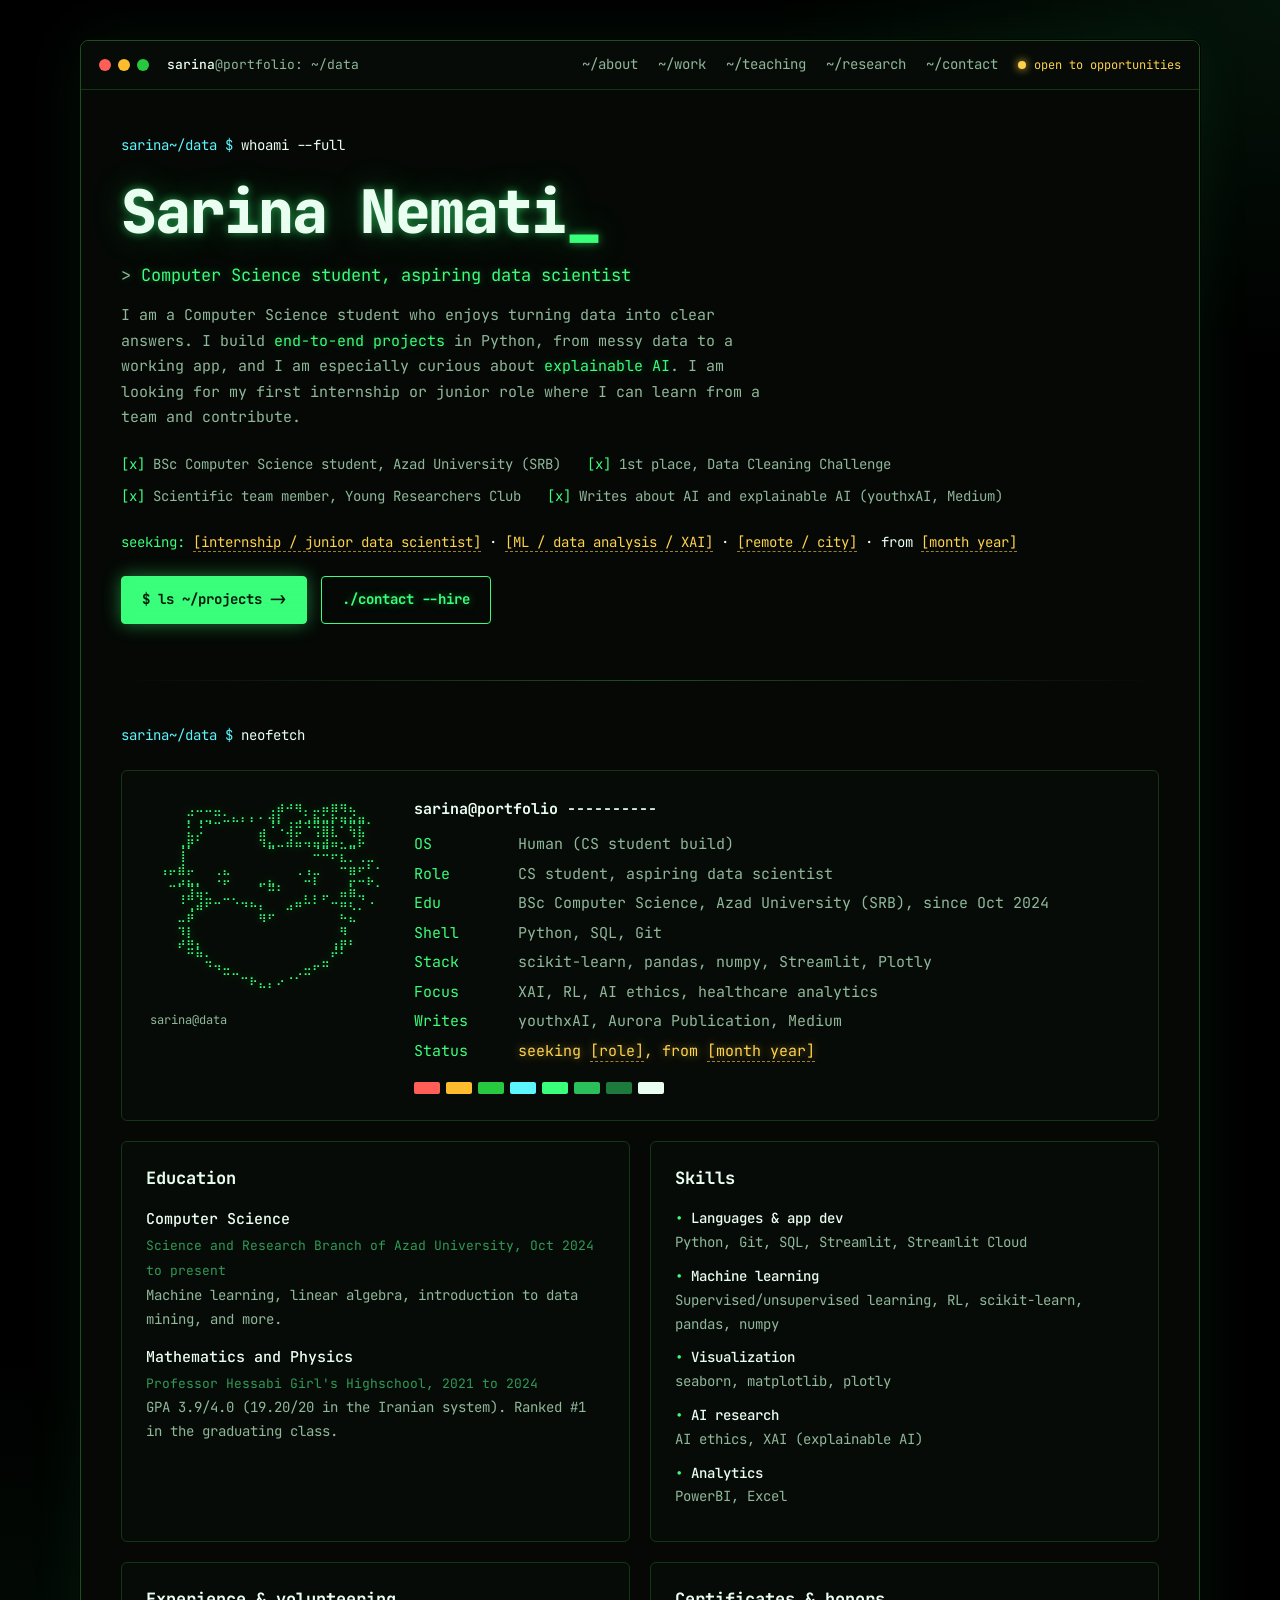
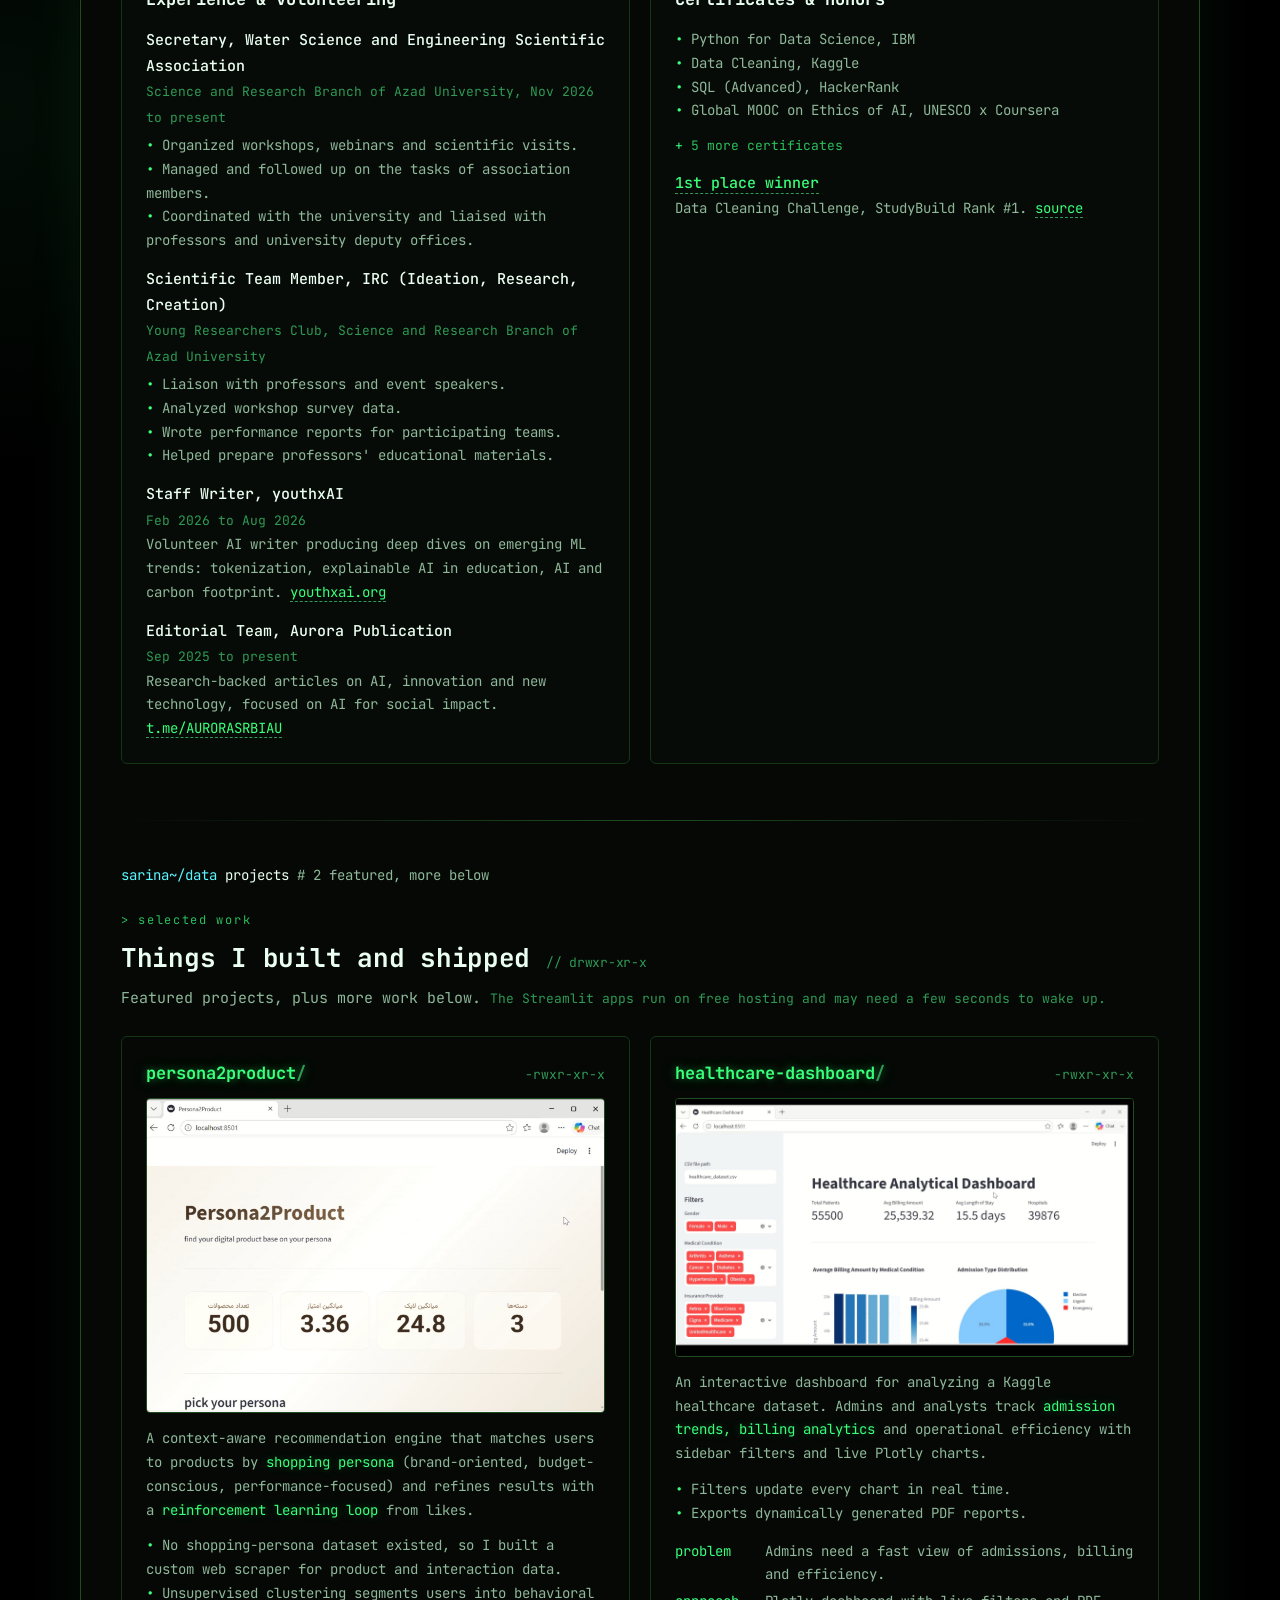
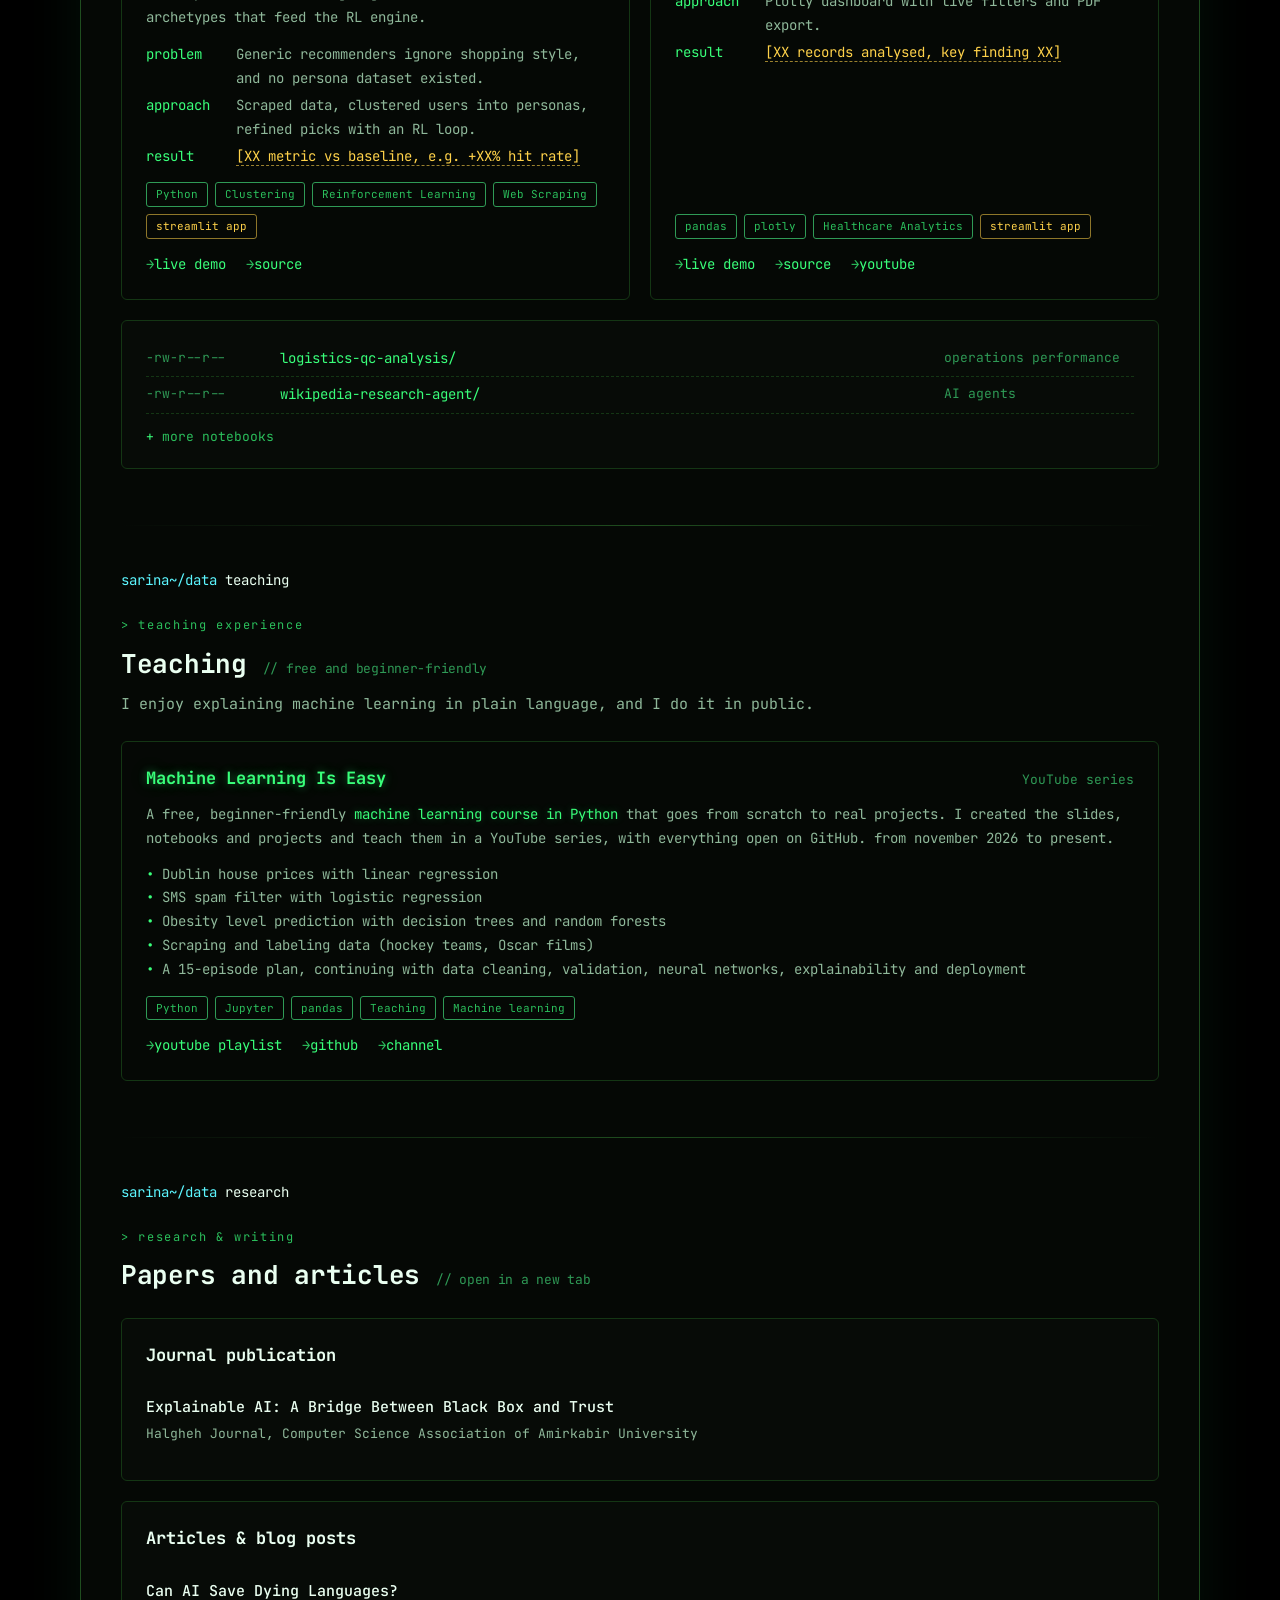
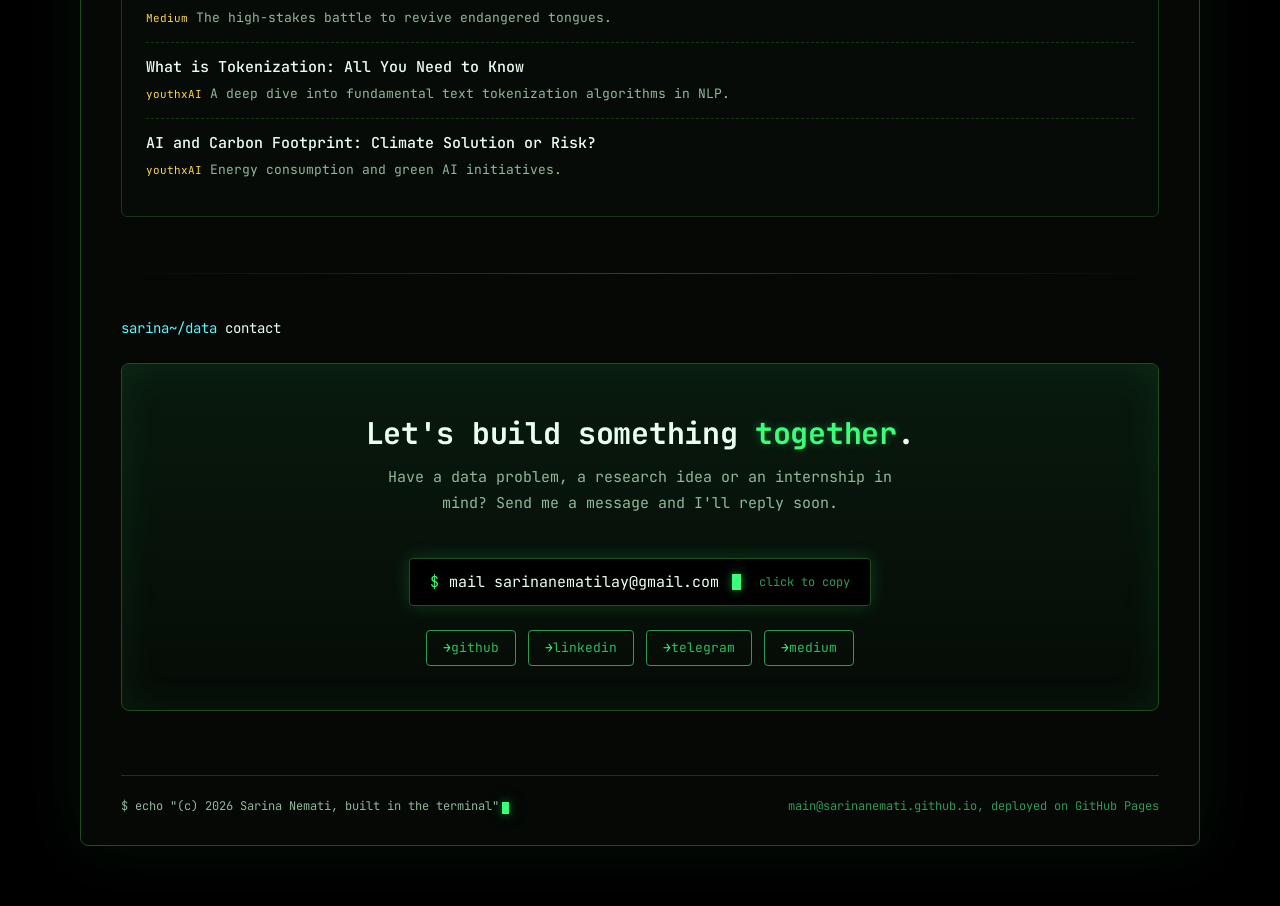
<file: index.html>
<!DOCTYPE html>
<html lang="en">
<head>
<meta charset="utf-8">
<meta name="viewport" content="width=device-width, initial-scale=1">
<title>Sarina Nemati | Data Science Portfolio</title>
<meta name="description" content="Portfolio of Sarina Nemati, a Computer Science student seeking a data science or machine learning internship. Projects in Python, ML and analytics.">
<link rel="icon" href="data:image/svg+xml,%3Csvg xmlns='http://www.w3.org/2000/svg' viewBox='0 0 100 100'%3E%3Ctext y='.9em' font-size='90'%3E%F0%9F%90%B1%3C/text%3E%3C/svg%3E">
<meta property="og:type" content="website">
<meta property="og:url" content="https://sarinanemati.github.io/">
<meta property="og:title" content="Sarina Nemati | Data Science Portfolio">
<meta property="og:description" content="Computer Science student seeking a data science or ML internship. Projects in Python, ML and analytics.">
<meta property="og:image" content="https://sarinanemati.github.io/images/og.png">
<meta name="twitter:card" content="summary_large_image">
<meta name="twitter:title" content="Sarina Nemati | Data Science Portfolio">
<meta name="twitter:description" content="Computer Science student seeking a data science or ML internship. Projects in Python, ML and analytics.">
<meta name="twitter:image" content="https://sarinanemati.github.io/images/og.png">
<link rel="preconnect" href="https://fonts.googleapis.com">
<link rel="preconnect" href="https://fonts.gstatic.com" crossorigin>
<link href="https://fonts.googleapis.com/css2?family=IBM+Plex+Mono:wght@400;500&family=JetBrains+Mono:wght@400;500;700;800&display=swap" rel="stylesheet">
<style>
:root{
--bg:#000; --panel:#050805; --lift:#070b07;
--g:#39ff7a; --g2:#2bbf5c; --g3:#2f9a56;
--sage:#8fb89a; --ink:#eafff1; --amber:#ffd24a; --cyan:#5cf6ff;
--line:#143614; --line2:#1f4d1f;
--glow:0 0 8px rgba(57,255,122,.45),0 0 24px rgba(57,255,122,.18);
--mono:"JetBrains Mono","IBM Plex Mono",ui-monospace,Menlo,Consolas,monospace;
}
*{box-sizing:border-box;margin:0;padding:0}
html{scroll-behavior:smooth;scroll-padding-top:24px}
body{
background:
radial-gradient(900px 600px at 100% 0%,rgba(57,255,122,.08),transparent 60%),
radial-gradient(700px 600px at 0% 30%,rgba(57,255,122,.05),transparent 60%),
var(--bg);
color:var(--sage);font-family:var(--mono);font-size:15px;line-height:1.7;
padding:40px 20px 60px;min-height:100vh;
}
::selection{background:rgba(57,255,122,.30);color:var(--ink)}
a{color:inherit;text-decoration:none}
a:focus-visible,button:focus-visible{outline:2px solid var(--g);outline-offset:3px}
.crt{position:fixed;inset:0;pointer-events:none;z-index:999;mix-blend-mode:multiply;opacity:.05;
background:repeating-linear-gradient(to bottom,transparent 0,transparent 2px,rgba(0,0,0,.16) 3px,transparent 4px);
box-shadow:inset 0 0 160px rgba(0,0,0,.1)}
.glow{text-shadow:var(--glow)}
.glow-soft{text-shadow:0 0 8px rgba(57,255,122,.3)}
.hl{color:var(--g);text-shadow:0 0 8px rgba(57,255,122,.3)}

/* window */
.win{max-width:1120px;margin:0 auto;background:var(--panel);border:1px solid var(--line2);border-radius:8px;
box-shadow:0 0 60px rgba(57,255,122,.07),0 0 0 1px #000}
.bar{display:flex;align-items:center;gap:18px;flex-wrap:wrap;padding:12px 18px;background:var(--lift);
border-bottom:1px solid var(--line);border-radius:8px 8px 0 0}
.dots{display:flex;gap:7px}
.dots i{width:12px;height:12px;border-radius:50%;display:block}
.dots i:nth-child(1){background:#ff5f56}.dots i:nth-child(2){background:#ffbd2e}.dots i:nth-child(3){background:#27c93f}
.path{font-size:13px}.path b{color:var(--ink);font-weight:500}.path span{color:var(--sage)}
.nav{margin-left:auto;display:flex;gap:20px;align-items:center;flex-wrap:wrap}
.nav a{font-size:14px;color:var(--sage);transition:color .15s}
.nav a:hover{color:var(--g);text-shadow:var(--glow)}
.status{display:flex;align-items:center;gap:8px;color:var(--amber);font-size:12px}
.status i{width:8px;height:8px;border-radius:50%;background:var(--amber);box-shadow:0 0 8px var(--amber);animation:blink 1.6s step-end infinite}
@keyframes blink{50%{opacity:0}}
.body{padding:44px 40px 28px}
section{padding:0 0 56px}
section+section{padding-top:44px;border-top:0;background:linear-gradient(90deg,transparent,var(--line2),transparent) top/100% 1px no-repeat}
.cmd{color:var(--ink);margin-bottom:22px;font-size:14px}
.cmd .p{color:var(--cyan)}
.cmd .c{color:var(--sage)}
.cursor{display:inline-block;width:.6em;height:1.05em;background:var(--g);vertical-align:text-bottom;margin-left:3px;
box-shadow:var(--glow);animation:blink 1.1s step-end infinite}
h2{font-size:26px;font-weight:700;color:var(--ink);letter-spacing:-.01em;margin-bottom:6px}
h2 small{font-size:13px;font-weight:400;color:var(--g3)}
.lbl{color:var(--g2);letter-spacing:.14em;font-size:12px;margin-bottom:6px}

/* hero */
.name{font-size:60px !important;line-height:1.05;font-weight:800;color:var(--ink);letter-spacing:-.03em;
text-shadow:0 0 10px rgba(57,255,122,.55),0 0 34px rgba(57,255,122,.25);margin:6px 0 18px}
.name .us{color:var(--g)}
.role{color:var(--g);font-size:17px;margin-bottom:14px}
.role::before{content:"> ";color:var(--sage)}
.intro{max-width:640px;margin-bottom:22px}
.checks{display:flex;flex-wrap:wrap;gap:8px 26px;margin-bottom:28px;font-size:14px}
.checks span::before{content:"[x] ";color:var(--g)}
.btns{display:flex;gap:14px;flex-wrap:wrap}
.btn{font-family:var(--mono);font-size:14px;font-weight:700;padding:11px 20px;border-radius:4px;cursor:pointer;
border:1px solid var(--g);transition:transform .15s,box-shadow .15s,background .15s}
.btn.solid{background:var(--g);color:#001a08;box-shadow:0 0 18px rgba(57,255,122,.45)}
.btn.solid:hover{box-shadow:0 0 28px rgba(57,255,122,.7);transform:translateY(-1px)}
.btn.ghost{background:transparent;color:var(--g);text-shadow:var(--glow)}
.btn.ghost:hover{background:rgba(57,255,122,.08)}

/* neofetch */
.fetch{display:grid;grid-template-columns:230px 1fr;gap:34px;background:var(--lift);border:1px solid var(--line);
border-radius:6px;padding:26px 28px}
/* kitty avatar (braille art) */
.avatar{color:var(--g);text-shadow:var(--glow);font-size:12px;line-height:1.05;white-space:pre;
font-family:"DejaVu Sans Mono","Segoe UI Symbol","Apple Braille",monospace;overflow:hidden}
.avatar-l{margin-top:12px;color:var(--sage);font-size:12px}
.ttl{color:var(--ink);font-weight:700;margin-bottom:10px}
dl{display:grid;grid-template-columns:90px 1fr;gap:4px 14px}
dt{color:var(--g)}dd{color:var(--sage)}
dd.av{color:var(--amber);text-shadow:0 0 8px rgba(255,210,74,.5)}
.sw{display:flex;gap:6px;margin-top:18px}
.sw i{width:26px;height:12px;border-radius:2px;display:block}

/* about grid */
.cols{display:grid;grid-template-columns:1fr 1fr;gap:20px}
.box{background:var(--lift);border:1px solid var(--line);border-radius:6px;padding:22px 24px}
.box h3{font-size:17px;color:var(--ink);font-weight:700;margin-bottom:14px}
.item{margin-bottom:14px}.item:last-child{margin-bottom:0}
.item b{display:block;color:var(--ink);font-weight:500}
.item em{font-style:normal;color:var(--g3);font-size:13px}
.item p{font-size:14px}
.item a{color:var(--g);border-bottom:1px dashed var(--g3)}
.item a:hover{text-shadow:var(--glow)}
.sk{margin-bottom:10px;font-size:14px}
.sk b{display:block;color:var(--ink);font-weight:500}
.sk b::before{content:"\2022  ";color:var(--g)}
ul.plain{list-style:none;font-size:14px}
ul.plain li::before{content:"\2022  ";color:var(--g)}

/* projects */
.grid{display:grid;grid-template-columns:1fr 1fr;gap:20px;margin-bottom:20px}
.card{background:var(--panel);border:1px solid var(--line);border-radius:6px;padding:22px 24px;display:flex;flex-direction:column;
transition:transform .18s,box-shadow .18s,border-color .18s}
.grid .card:last-child:nth-child(odd){grid-column:1/-1}
.card:hover{transform:translateY(-3px);border-color:var(--line2);box-shadow:0 0 28px rgba(57,255,122,.14)}
.ctop{display:flex;justify-content:space-between;align-items:baseline;gap:12px;margin-bottom:10px;flex-wrap:wrap}
.fn{color:var(--g);font-weight:700;font-size:17px;text-shadow:var(--glow)}
.fn s{text-decoration:none;color:var(--g3)}
.perm{color:var(--g3);font-size:13px}
.card p{font-size:14px;margin-bottom:12px}
.card ul{list-style:none;font-size:14px;margin-bottom:14px}
.card ul li::before{content:"\2022  ";color:var(--g)}
.tags{display:flex;flex-wrap:wrap;gap:7px;margin:auto 0 14px}
.tag{font-size:11px;padding:2px 9px;border:1px solid var(--g3);border-radius:3px;color:var(--g2)}
.tag.am{color:var(--amber);border-color:rgba(255,210,74,.55)}
.links{display:flex;gap:20px;flex-wrap:wrap;font-size:14px}
.links a{color:var(--g);transition:text-shadow .15s}
.links a::before{content:"\2192 ";color:var(--g2)}
.links a:hover{text-shadow:var(--glow)}
.ls{background:var(--lift);border:1px solid var(--line);border-radius:6px;padding:20px 24px;font-size:14px}
.ls .row{display:grid;grid-template-columns:120px 1fr 190px;gap:14px;padding:6px 0;border-bottom:1px dashed var(--line)}
.ls .row:last-child{border-bottom:0}
.ls .row .perm{white-space:nowrap}
.ls a{color:var(--g)}
.ls a:hover{text-shadow:var(--glow)}
.ls .t{color:var(--sage)}

/* placeholders, screenshots, flow, details */
.ph{color:var(--amber);border-bottom:1px dashed rgba(255,210,74,.6)}
.seek{margin:-6px 0 22px;color:var(--ink);font-size:14px}
.seek::before{content:"seeking: ";color:var(--g)}
.shot{display:block;width:100%;height:auto;border:1px solid var(--line2);border-radius:4px;margin-bottom:14px}
.flow{display:grid;grid-template-columns:78px 1fr;gap:3px 12px;font-size:14px;margin-bottom:14px}
.flow dt{color:var(--g)}.flow dd{color:var(--sage)}
.hint2{font-size:13px;color:var(--g3)}
details.more{margin-top:12px}
details.more summary{cursor:pointer;color:var(--g2);font-size:13px;list-style:none}
details.more summary::before{content:"+ ";color:var(--g)}
details.more[open] summary::before{content:"- "}
details.more summary:hover{color:var(--g);text-shadow:var(--glow)}
details.more>*:not(summary){margin-top:10px}

/* research */
.art{display:block;padding:12px 0;border-bottom:1px dashed var(--line)}
.art:last-child{border-bottom:0}
.art b{color:var(--ink);font-weight:500;display:block}
.art:hover b{color:var(--g);text-shadow:var(--glow)}
.art small{font-size:13px;color:var(--sage)}
.art em{font-style:normal;color:var(--amber);font-size:11px;margin-right:8px}

/* contact */
.cta{text-align:center;background:linear-gradient(180deg,rgba(57,255,122,.07),rgba(57,255,122,.01));
border:1px solid var(--line2);border-radius:8px;padding:44px 24px;box-shadow:0 0 40px rgba(57,255,122,.08) inset}
.cta h2{font-size:30px}
.cta p{max-width:520px;margin:6px auto 24px}
.cbox{display:inline-flex;max-width:100%;align-items:center;gap:10px;background:#000;border:1px solid var(--line2);border-radius:4px;
padding:13px 20px;color:var(--ink);font-family:var(--mono);font-size:15px;cursor:pointer;box-shadow:0 0 18px rgba(57,255,122,.18);
transition:box-shadow .15s}
.cbox:hover{box-shadow:0 0 28px rgba(57,255,122,.38)}
.cbox .d{color:var(--g)}
.cbox .hint{color:var(--g3);font-size:12px;margin-left:8px}
.pills{display:flex;justify-content:center;gap:12px;flex-wrap:wrap;margin-top:24px}
.pill{border:1px solid var(--g3);border-radius:4px;padding:6px 16px;color:var(--g2);font-size:13px;transition:all .15s}
.pill::before{content:"\2192 ";color:var(--g)}
.pill:hover{border-color:var(--g);color:var(--g);text-shadow:var(--glow);box-shadow:0 0 14px rgba(57,255,122,.2)}
footer{display:flex;justify-content:space-between;flex-wrap:wrap;gap:10px;margin-top:8px;padding-top:20px;
border-top:1px solid var(--line);font-size:12px;color:var(--g3)}
footer .e{color:var(--sage)}

@media(max-width:860px){
body{padding:16px 10px 40px}
.body{padding:30px 20px 16px}
.nav{margin-left:0;width:100%;gap:14px}
.name{font-size:42px !important}
.fetch,.cols,.grid{grid-template-columns:1fr}
.fetch{gap:22px}
.ls .row{grid-template-columns:1fr;gap:2px}
.cta{padding:32px 16px}
.cta h2{font-size:24px}
.cbox{width:100%;flex-wrap:wrap;justify-content:center;text-align:center;gap:6px 8px;padding:12px 14px;font-size:13px}
.cbox .em{min-width:0;overflow-wrap:anywhere}
.cbox .hint{width:100%;margin:0}
.cbox .cursor{display:none}
.pill{padding:6px 12px}
}
@media(prefers-reduced-motion:reduce){
*{animation:none !important;transition:none !important}
html{scroll-behavior:auto}
}
</style>
</head>
<body>
<div class="crt" aria-hidden="true"></div>
<main class="win">
<header class="bar">
<div class="dots" aria-hidden="true"><i></i><i></i><i></i></div>
<div class="path"><b>sarina</b><span>@portfolio: ~/data</span></div>
<nav class="nav" aria-label="Main">
<a href="#about">~/about</a>
<a href="#work">~/work</a>
<a href="#teaching">~/teaching</a>
<a href="#research">~/research</a>
<a href="#contact">~/contact</a>
<span class="status"><i></i>open to opportunities</span>
</nav>
</header>

<div class="body">

<!-- HERO -->
<section id="top">
<div class="cmd"><span class="p">sarina~/data $</span> whoami --full</div>
<h1 class="name">Sarina Nemati<span class="us">_</span></h1>
<p class="role glow-soft">Computer Science student, aspiring data scientist</p>
<p class="intro">I am a Computer Science student who enjoys turning data into clear answers. I build <span class="hl">end-to-end projects</span> in Python, from messy data to a working app, and I am especially curious about <span class="hl">explainable AI</span>. I am looking for my first internship or junior role where I can learn from a team and contribute.</p>
<div class="checks">
<span>BSc Computer Science student, Azad University (SRB)</span>
<span>1st place, Data Cleaning Challenge</span>
<span>Scientific team member, Young Researchers Club</span>
<span>Writes about AI and explainable AI (youthxAI, Medium)</span>
</div>
<p class="seek"><span class="ph">[internship / junior data scientist]</span> · <span class="ph">[ML / data analysis / XAI]</span> · <span class="ph">[remote / city]</span> · from <span class="ph">[month year]</span></p>
<div class="btns">
<a class="btn solid" href="#work">$ ls ~/projects -&gt;</a>
<a class="btn ghost cv-link" href="#">Download CV</a>
<a class="btn ghost" href="#contact">./contact --hire</a>
</div>
</section>

<!-- NEOFETCH -->
<section id="about">
<div class="cmd"><span class="p">sarina~/data $</span> neofetch</div>
<div class="fetch">
<div>
<pre class="avatar" aria-hidden="true">⠀⠀⠀⠀⠀⠀⠀⠀⠀⠀⠀⠀⠀⠀⣠⣠⣤⠀⠀⣀⣤⣤⡀
⠀⠀⠀⠀⡚⢉⣉⠛⣂⣄⡄⡄⠄⢼⡏⠀⢈⢃⣯⣋⡯⣬⣝⣤
⠀⠀⠀⠀⡃⢘⠈⠉⠀⠀⠀⠀⣠⠘⠡⣸⣛⠙⢛⣿⡇⠊⢯⣏⠁
⠀⠀⠀⢀⡿⠃⠀⠀⠀⠀⠀⠀⢻⣄⣀⣼⣥⢤⣬⣽⣭⠄⣈⡯
⠀⠀⠀⢸⠁⠀⠀⠀⠀⠀⠀⠀⠀⠉⠀⠀⠀⠀⠬⠭⡤⡍⠉
⠀⢀⣀⣼⣀⠀⠀⠀⡀⠀⠀⠀⠀⠀⠀⠀⠀⢀⠀⠀⠀⠭⣥⡬⠏⠄
⠀⠈⠁⣩⣅⡀⠀⠨⡭⠀⠀⠀⣀⣄⠀⠀⠈⠬⡏⠀⠀⠀⡭⠤⡦
⠀⠀⠉⢁⣹⣥⠄⠀⠀⠀⠀⠀⠁⠛⠃⠀⠀⡀⡀⣀⠀⣤⣷⣀⠀⠁
⠀⠀⠀⠘⢉⣼⠟⠒⠉⠑⠲⠦⡄⠀⠀⣠⠶⠓⠃⠁⠒⠶⢆⡈⠐
⠀⠀⠀⣀⡾⠀⠀⠀⠀⠀⠀⠀⢶⠖⠀⠀⠀⠀⠀⠀⠀⠦⣄
⠀⠀⠀⢲⡆⠀⠀⠀⠀⠀⠀⠀⠀⠀⠀⠀⠀⠀⠀⠀⠀⢶
⠀⠀⠀⡴⠷⡄⠀⠀⠀⠀⠀⠀⠀⠀⠀⠀⠀⠀⠀⠀⢠⡶⠆
⠀⠀⠀⠀⠛⠷⠄⠀⠀⠀⠀⠀⠀⠀⠀⠀⠀⠀⠀⠀⠞⠃
⠀⠀⠀⠀⠀⠀⠙⠲⠤⠀⠀⠀⠀⠀⠀⠀⠀⠤⠖⠛
⠀⠀⠀⠀⠀⠀⠀⠀⠉⠉⠒⡦⡀⡀⡠⠐⠊⠉
⠀⠀⠀⠀⠀⠀⠀⠀⠀⠀⠀⠀⠉⠁</pre>
<div class="avatar-l">sarina@data</div>
</div>
<div>
<div class="ttl">sarina@portfolio ----------</div>
<dl>
<dt>OS</dt><dd>Human (CS student build)</dd>
<dt>Role</dt><dd>CS student, aspiring data scientist</dd>
<dt>Edu</dt><dd>BSc Computer Science, Azad University (SRB), since Oct 2024</dd>
<dt>Shell</dt><dd>Python, SQL, Git</dd>
<dt>Stack</dt><dd>scikit-learn, pandas, numpy, Streamlit, Plotly</dd>
<dt>Focus</dt><dd>XAI, RL, AI ethics, healthcare analytics</dd>
<dt>Writes</dt><dd>youthxAI, Aurora Publication, Medium</dd>
<dt>Status</dt><dd class="av">seeking <span class="ph">[role]</span>, from <span class="ph">[month year]</span></dd>
</dl>
<div class="sw" aria-hidden="true">
<i style="background:#ff5f56"></i><i style="background:#ffbd2e"></i><i style="background:#27c93f"></i><i style="background:#5cf6ff"></i><i style="background:#39ff7a"></i><i style="background:#2bbf5c"></i><i style="background:#1c7a3c"></i><i style="background:#eafff1"></i>
</div>
</div>
</div>

<div class="cols" style="margin-top:20px">
<div class="box">
<h3>Education</h3>
<div class="item"><b>Computer Science</b><em>Science and Research Branch of Azad University, Oct 2024 to present</em>
<p>Machine learning, linear algebra, introduction to data mining, and more.</p></div>
<div class="item"><b>Mathematics and Physics</b><em>Professor Hessabi Girl's Highschool, 2021 to 2024</em>
<p>GPA 3.9/4.0 (19.20/20 in the Iranian system). Ranked #1 in the graduating class.</p></div>
</div>
<div class="box">
<h3>Skills</h3>
<div class="sk"><b>Languages &amp; app dev</b>Python, Git, SQL, Streamlit, Streamlit Cloud</div>
<div class="sk"><b>Machine learning</b>Supervised/unsupervised learning, RL, scikit-learn, pandas, numpy</div>
<div class="sk"><b>Visualization</b>seaborn, matplotlib, plotly</div>
<div class="sk"><b>AI research</b>AI ethics, XAI (explainable AI)</div>
<div class="sk"><b>Analytics</b>PowerBI, Excel</div>
</div>
<div class="box">
<h3>Experience &amp; volunteering</h3>
<div class="item"><b>Secretary, Water Science and Engineering Scientific Association</b><em>Science and Research Branch of Azad University, Nov 2026 to present</em>
<ul class="plain" style="margin-top:4px">
<li>Organized workshops, webinars and scientific visits.</li>
<li>Managed and followed up on the tasks of association members.</li>
<li>Coordinated with the university and liaised with professors and university deputy offices.</li>
</ul></div>
<div class="item"><b>Scientific Team Member, IRC (Ideation, Research, Creation)</b><em>Young Researchers Club, Science and Research Branch of Azad University</em>
<ul class="plain" style="margin-top:4px">
<li>Liaison with professors and event speakers.</li>
<li>Analyzed workshop survey data.</li>
<li>Wrote performance reports for participating teams.</li>
<li>Helped prepare professors' educational materials.</li>
</ul></div>
<div class="item"><b>Staff Writer, youthxAI</b><em> Feb 2026 to Aug 2026 </em>
<p>Volunteer AI writer producing deep dives on emerging ML trends: tokenization, explainable AI in education, AI and carbon footprint. <a href="https://youthxai.org" target="_blank" rel="noopener">youthxai.org</a></p></div>
<div class="item"><b>Editorial Team, Aurora Publication</b><em>Sep 2025 to present</em>
<p>Research-backed articles on AI, innovation and new technology, focused on AI for social impact. <a href="https://t.me/AURORASRBIAU" target="_blank" rel="noopener">t.me/AURORASRBIAU</a></p></div>
</div>
<div class="box">
<h3>Certificates &amp; honors</h3>
<ul class="plain">
<li>Python for Data Science, IBM</li>
<li>Data Cleaning, Kaggle</li>
<li>SQL (Advanced), HackerRank</li>
<li>Global MOOC on Ethics of AI, UNESCO x Coursera</li>
</ul>
<details class="more"><summary>5 more certificates</summary>
<ul class="plain">
<li>Data Science Project-Based Learning, Coursera</li>
<li>Data Science &amp; Analytics, HP LIFE</li>
<li>Agents and Workflows, OpenAI</li>
<li>AI for Research and Beyond, youthxAI</li>
<li>AI for Social Impact, ADB Institute</li>
</ul>
</details>
<div class="item" style="margin-top:14px"><b><a href="https://lnkd.in/p/eKiJiJXC" target="_blank" rel="noopener">1st place winner</a></b>
<p>Data Cleaning Challenge, StudyBuild Rank #1. <a href="https://github.com/sarinanemati/studybuild-challenge-" target="_blank" rel="noopener">source</a></p></div>
</div>
</div>
</section>

<!-- PROJECTS -->
<section id="work">
<div class="cmd"><span class="p">sarina~/data</span> projects <span class="c"># 2 featured, more below</span></div>
<div class="lbl">&gt; selected work</div>
<h2>Things I built and shipped <small>// drwxr-xr-x</small></h2>
<p style="margin-bottom:24px">Featured projects, plus more work below. <span class="hint2">The Streamlit apps run on free hosting and may need a few seconds to wake up.</span></p>

<div class="grid">
<article class="card">
<div class="ctop"><span class="fn">persona2product<s>/</s></span><span class="perm">-rwxr-xr-x</span></div>
<img class="shot" src="images/persona2product.jpg" alt="Screenshot of the persona2product app" loading="lazy" onerror="this.remove()">
<p>A context-aware recommendation engine that matches users to products by <span class="hl">shopping persona</span> (brand-oriented, budget-conscious, performance-focused) and refines results with a <span class="hl">reinforcement learning loop</span> from likes.</p>
<ul>
<li>No shopping-persona dataset existed, so I built a custom web scraper for product and interaction data.</li>
<li>Unsupervised clustering segments users into behavioral archetypes that feed the RL engine.</li>
</ul>
<dl class="flow">
<dt>problem</dt><dd>Generic recommenders ignore shopping style, and no persona dataset existed.</dd>
<dt>approach</dt><dd>Scraped data, clustered users into personas, refined picks with an RL loop.</dd>
<dt>result</dt><dd><span class="ph">[XX metric vs baseline, e.g. +XX% hit rate]</span></dd>
</dl>
<div class="tags"><span class="tag">Python</span><span class="tag">Clustering</span><span class="tag">Reinforcement Learning</span><span class="tag">Web Scraping</span><span class="tag am">streamlit app</span></div>
<div class="links">
<a href="https://persona2appuct-ypa6bivgxlz4rh36tnrtbv.streamlit.app/" target="_blank" rel="noopener">live demo</a>
<a href="https://github.com/sarinanemati/persona2product" target="_blank" rel="noopener">source</a>
</div>
</article>

<article class="card">
<div class="ctop"><span class="fn">healthcare-dashboard<s>/</s></span><span class="perm">-rwxr-xr-x</span></div>
<img class="shot" src="images/healthcare-dashboard.jpg" alt="Screenshot of the healthcare dashboard" loading="lazy" onerror="this.remove()">
<p>An interactive dashboard for analyzing a Kaggle healthcare dataset. Admins and analysts track <span class="hl">admission trends, billing analytics</span> and operational efficiency with sidebar filters and live Plotly charts.</p>
<ul>
<li>Filters update every chart in real time.</li>
<li>Exports dynamically generated PDF reports.</li>
</ul>
<dl class="flow">
<dt>problem</dt><dd>Admins need a fast view of admissions, billing and efficiency.</dd>
<dt>approach</dt><dd>Plotly dashboard with live filters and PDF export.</dd>
<dt>result</dt><dd><span class="ph">[XX records analysed, key finding XX]</span></dd>
</dl>
<div class="tags"><span class="tag">pandas</span><span class="tag">plotly</span><span class="tag">Healthcare Analytics</span><span class="tag am">streamlit app</span></div>
<div class="links">
<a href="https://healthcare-dashboard-wf6sjmrhdgdhqfw6q58ay4.streamlit.app/" target="_blank" rel="noopener">live demo</a>
<a href="https://github.com/sarinanemati/healthcare-dashboard" target="_blank" rel="noopener">source</a>
<a href="https://youtu.be/zTmW3m6h0xI?si=2dDD7fsEoE3_nj0K" target="_blank" rel="noopener">youtube</a>
</div>
</article>
</div>

<div class="ls" role="list">
<div class="row" role="listitem"><span class="perm">-rw-r--r--</span><a href="https://github.com/sarinanemati/Logistics-QC-Operations-Performance-Analysis" target="_blank" rel="noopener">logistics-qc-analysis/</a><span class="perm">operations performance</span></div>
<div class="row" role="listitem"><span class="perm">-rw-r--r--</span><a href="https://github.com/sarinanemati/wikipedia-research-agent" target="_blank" rel="noopener">wikipedia-research-agent/</a><span class="perm">AI agents</span></div>
<details class="more"><summary>more notebooks</summary>
<div class="row" role="listitem"><span class="perm">-rw-r--r--</span><a href="https://github.com/sarinanemati/Breast-Cancer-Image-Classifier" target="_blank" rel="noopener">breast-cancer-classifier/</a><span class="perm">image classification</span></div>
<div class="row" role="listitem"><span class="perm">-rw-r--r--</span><a href="https://github.com/sarinanemati/machine-learning-projects" target="_blank" rel="noopener">machine-learning-projects/</a><span class="perm">house prices, MNIST digits</span></div>
</details>
</div>
</section>

<!-- TEACHING -->
<section id="teaching">
<div class="cmd"><span class="p">sarina~/data</span> teaching </div>
<div class="lbl">&gt; teaching experience</div>
<h2>Teaching <small>// free and beginner-friendly</small></h2>
<p style="margin-bottom:24px">I enjoy explaining machine learning in plain language, and I do it in public.</p>

<article class="card">
<div class="ctop"><span class="fn">Machine Learning Is Easy</span><span class="perm">YouTube series</span></div>
<p>A free, beginner-friendly <span class="hl">machine learning course in Python</span> that goes from scratch to real projects. I created the slides, notebooks and projects and teach them in a YouTube series, with everything open on GitHub. from november 2026 to present.</p>
<ul>
<li>Dublin house prices with linear regression</li>
<li>SMS spam filter with logistic regression</li>
<li>Obesity level prediction with decision trees and random forests</li>
<li>Scraping and labeling data (hockey teams, Oscar films)</li>
<li>A 15-episode plan, continuing with data cleaning, validation, neural networks, explainability and deployment</li>
</ul>
<div class="tags"><span class="tag">Python</span><span class="tag">Jupyter</span><span class="tag">pandas</span><span class="tag">Teaching</span><span class="tag">Machine learning</span></div>
<div class="links">
<a href="https://www.youtube.com/playlist?list=PLQdUQTNHcQY4" target="_blank" rel="noopener">youtube playlist</a>
<a href="https://github.com/sarinanemati/machine-learning-is-easy" target="_blank" rel="noopener">github</a>
<a href="https://www.youtube.com/@buildwithsarina" target="_blank" rel="noopener">channel</a>
</div>
</article>
</section>

<!-- RESEARCH -->
<section id="research">
<div class="cmd"><span class="p">sarina~/data</span> research </div>
<div class="lbl">&gt; research &amp; writing</div>
<h2>Papers and articles <small>// open in a new tab</small></h2>

<div class="box" style="margin-top:20px">
<h3>Journal publication</h3>
<a class="art" href="https://t.me/halghe_aut" target="_blank" rel="noopener">
<b>Explainable AI: A Bridge Between Black Box and Trust</b>
<small>Halgheh Journal, Computer Science Association of Amirkabir University</small>
</a>
</div>

<div class="box" style="margin-top:20px">
<h3>Articles &amp; blog posts</h3>
<a class="art" href="https://medium.com/@sarinanemati/can-ai-save-dying-languages-exploring-the-high-stakes-battle-to-revive-endangered-tongues-16b3b5085ffa" target="_blank" rel="noopener">
<b>Can AI Save Dying Languages?</b>
<small><em>Medium</em>The high-stakes battle to revive endangered tongues.</small>
</a>
<a class="art" href="https://medium.com/@youthxai/what-is-tokenization-all-you-need-to-know-f7f44af00c7a" target="_blank" rel="noopener">
<b>What is Tokenization: All You Need to Know</b>
<small><em>youthxAI</em>A deep dive into fundamental text tokenization algorithms in NLP.</small>
</a>
<a class="art" href="https://medium.com/@youthxai/ai-and-carbon-footprint-climate-solution-or-emerging-environmental-risk-f98860d81ea0" target="_blank" rel="noopener">
<b>AI and Carbon Footprint: Climate Solution or Risk?</b>
<small><em>youthxAI</em>Energy consumption and green AI initiatives.</small>
</a>
</div>
</section>

<!-- CONTACT -->
<section id="contact">
<div class="cmd"><span class="p">sarina~/data</span> contact </div>
<div class="cta">
<h2>Let's build something <span class="hl">together</span>.</h2>
<p>Have a data problem, a research idea or an internship in mind? Send me a message and I'll reply soon.</p>
<div class="btns" style="justify-content:center;margin-bottom:18px">
<a class="btn solid cv-link" href="#">Download CV (PDF)</a>
</div>
<button class="cbox" id="copy" type="button" aria-label="Copy email address">
<span class="d">$</span><span class="em">mail sarinanematilay@gmail.com</span><span class="cursor" aria-hidden="true"></span><span class="hint" id="hint">click to copy</span>
</button>
<div class="pills">
<a class="pill" href="https://github.com/sarinanemati" target="_blank" rel="noopener">github</a>
<a class="pill" href="https://www.linkedin.com/in/sarina-nemati-94b19242a" target="_blank" rel="noopener">linkedin</a>
<a class="pill" href="https://t.me/sarinantl" target="_blank" rel="noopener">telegram</a>
<a class="pill" href="https://medium.com/@sarinanemati" target="_blank" rel="noopener">medium</a>
</div>
</div>
</section>

<footer>
<div class="e">$ echo "(c) 2026 Sarina Nemati, built in the terminal"<span class="cursor" aria-hidden="true"></span></div>
<div>main@sarinanemati.github.io, deployed on GitHub Pages</div>
</footer>

</div>
</main>

<script>
(function(){

var CV_URL='';
var cvs=document.querySelectorAll('.cv-link');
for(var i=0;i<cvs.length;i++){if(CV_URL){cvs[i].href=CV_URL;cvs[i].target='_blank';cvs[i].rel='noopener'}else{cvs[i].style.display='none'}}
var b=document.getElementById('copy'),h=document.getElementById('hint'),m='sarinanematilay@gmail.com';
b.addEventListener('click',function(){
function ok(){h.textContent='copied!';setTimeout(function(){h.textContent='click to copy'},1800)}
try{
if(navigator.clipboard&&navigator.clipboard.writeText){navigator.clipboard.writeText(m).then(ok,function(){location.href='mailto:'+m})}
else{location.href='mailto:'+m}
}catch(e){location.href='mailto:'+m}
});
})();
</script>
</body>
</html>
</file>
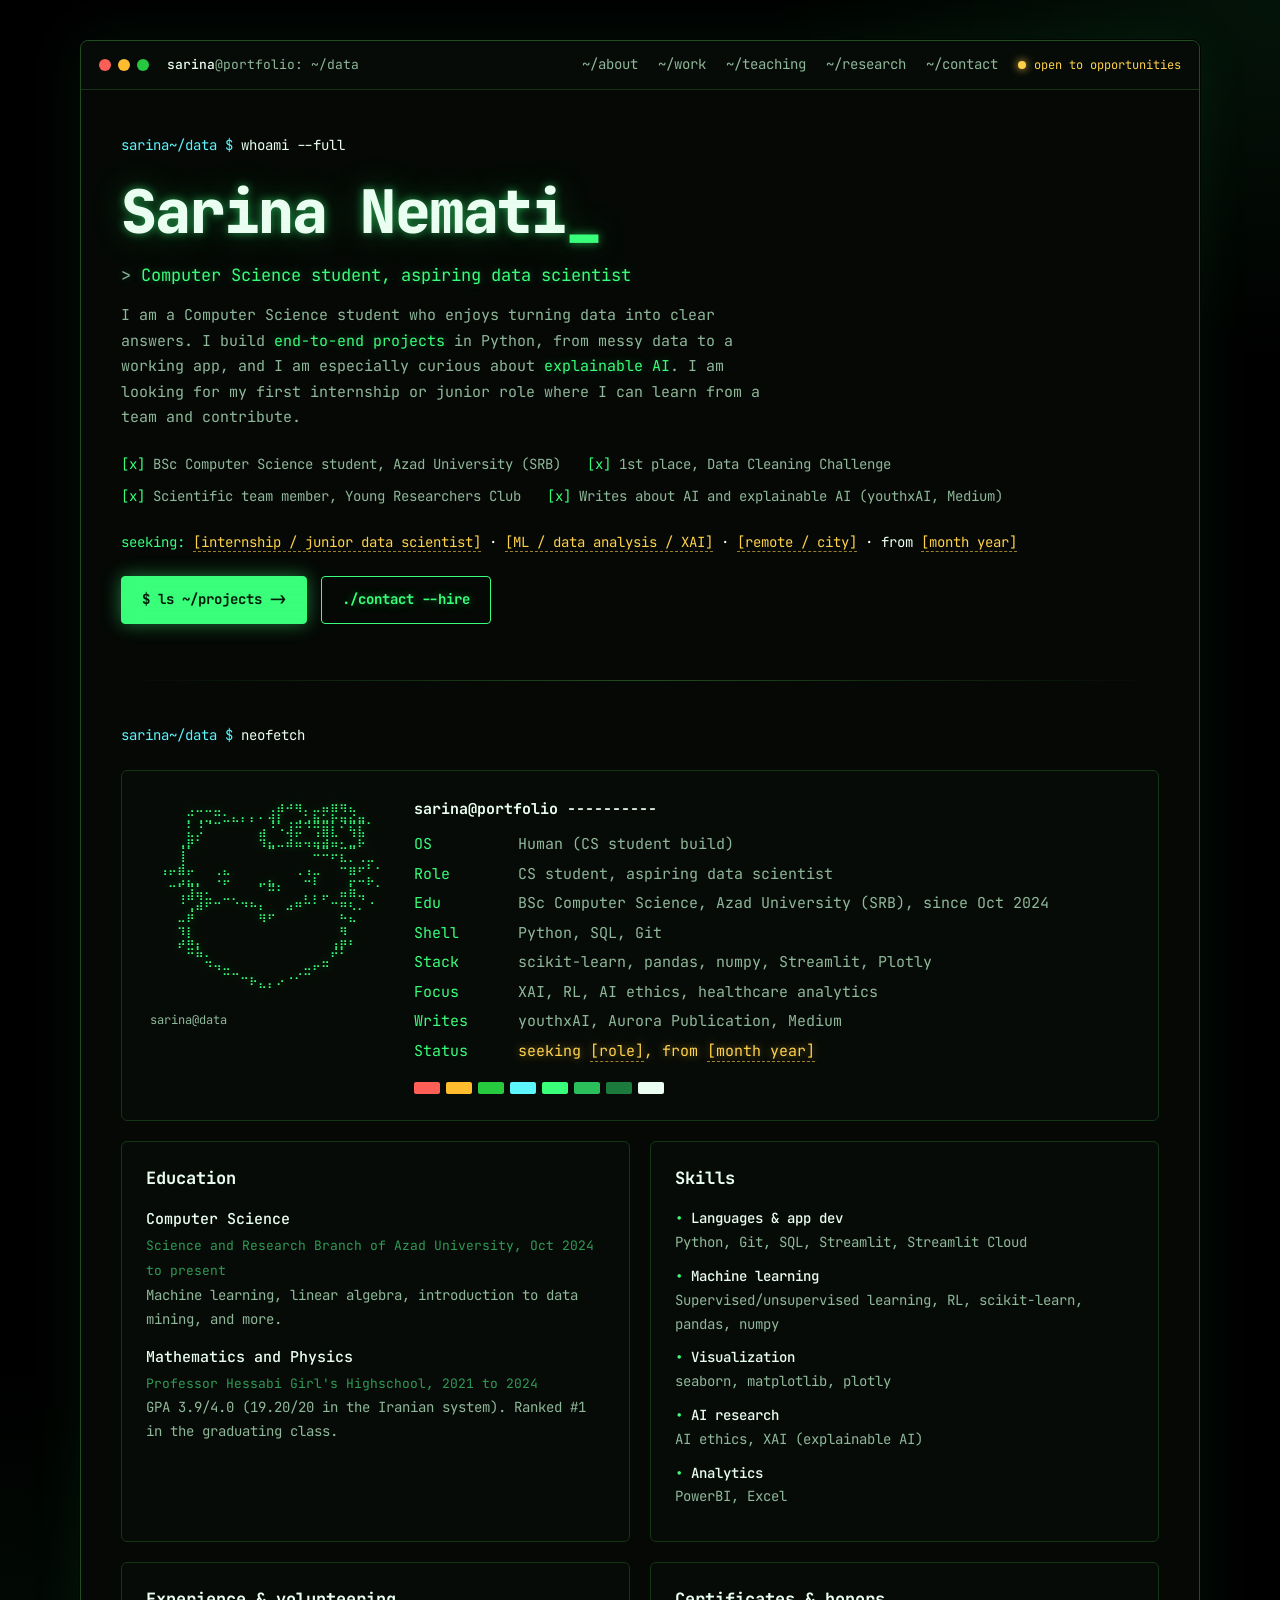
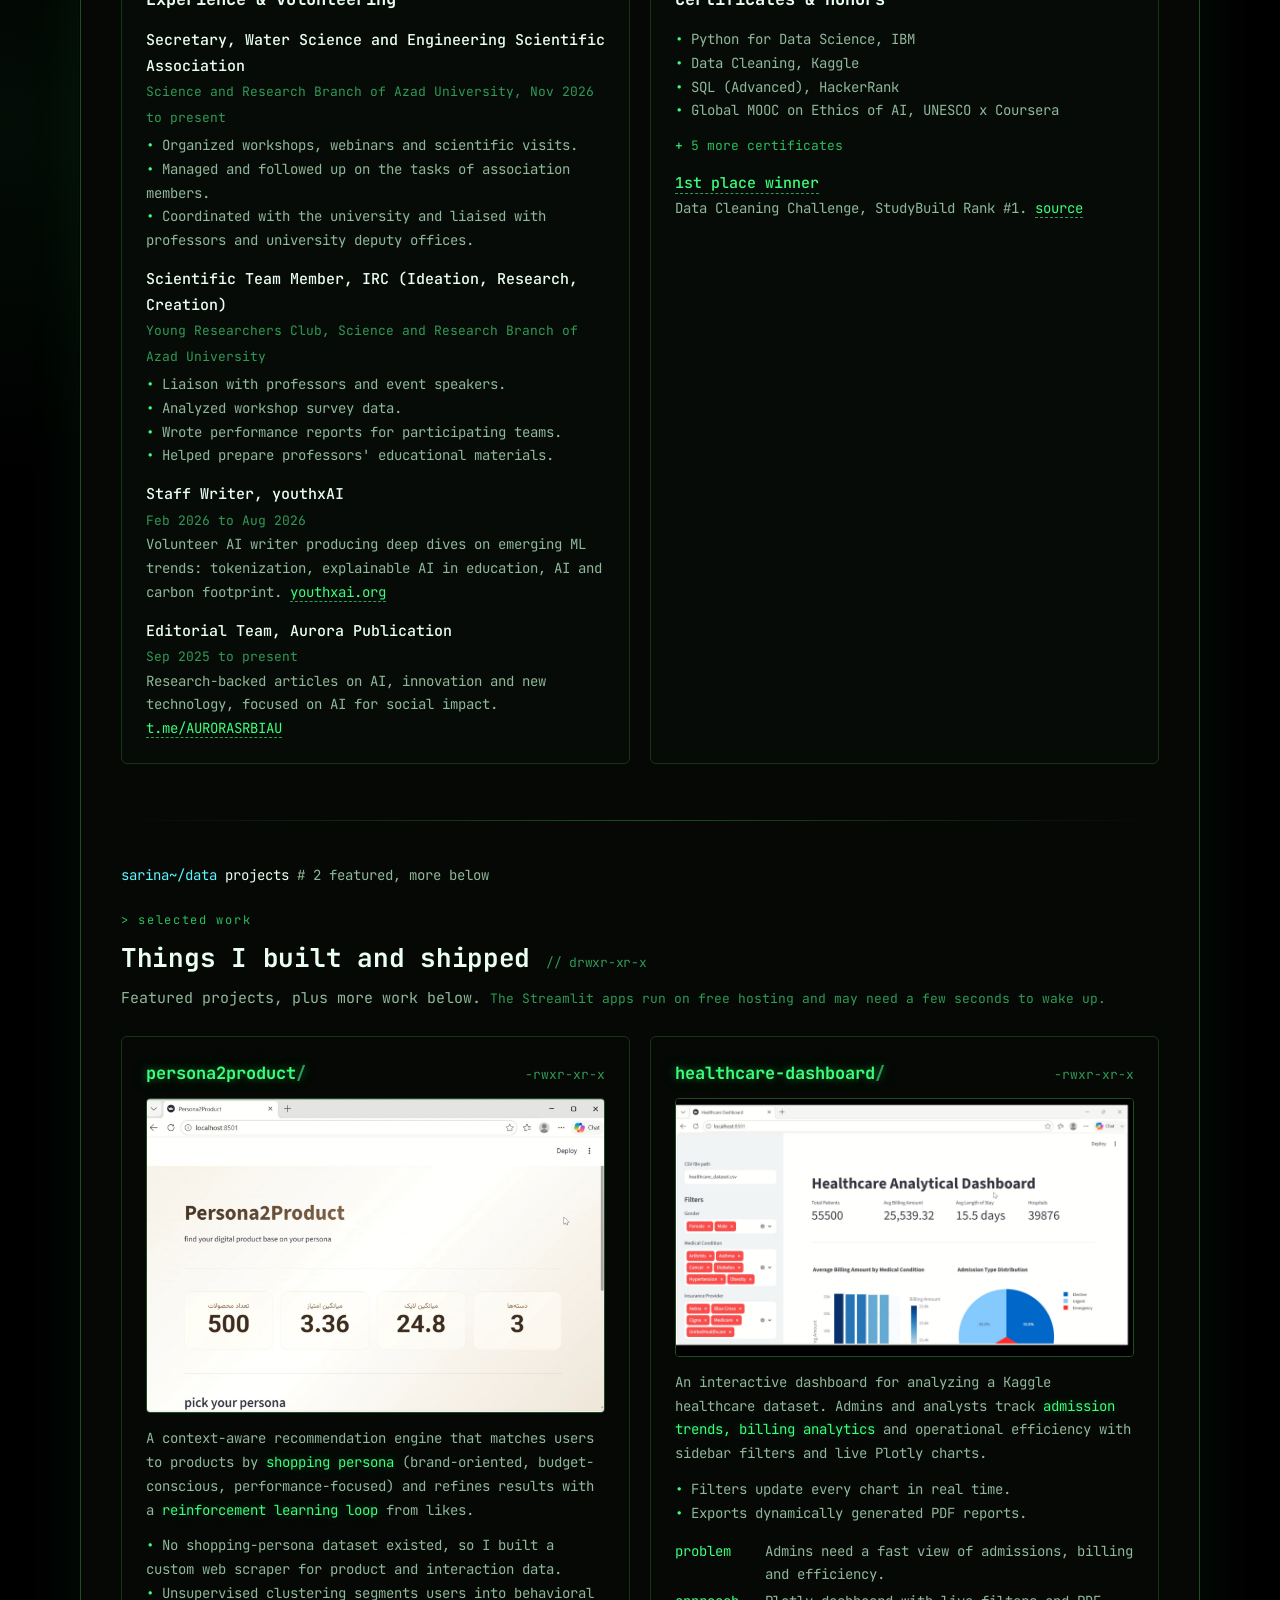
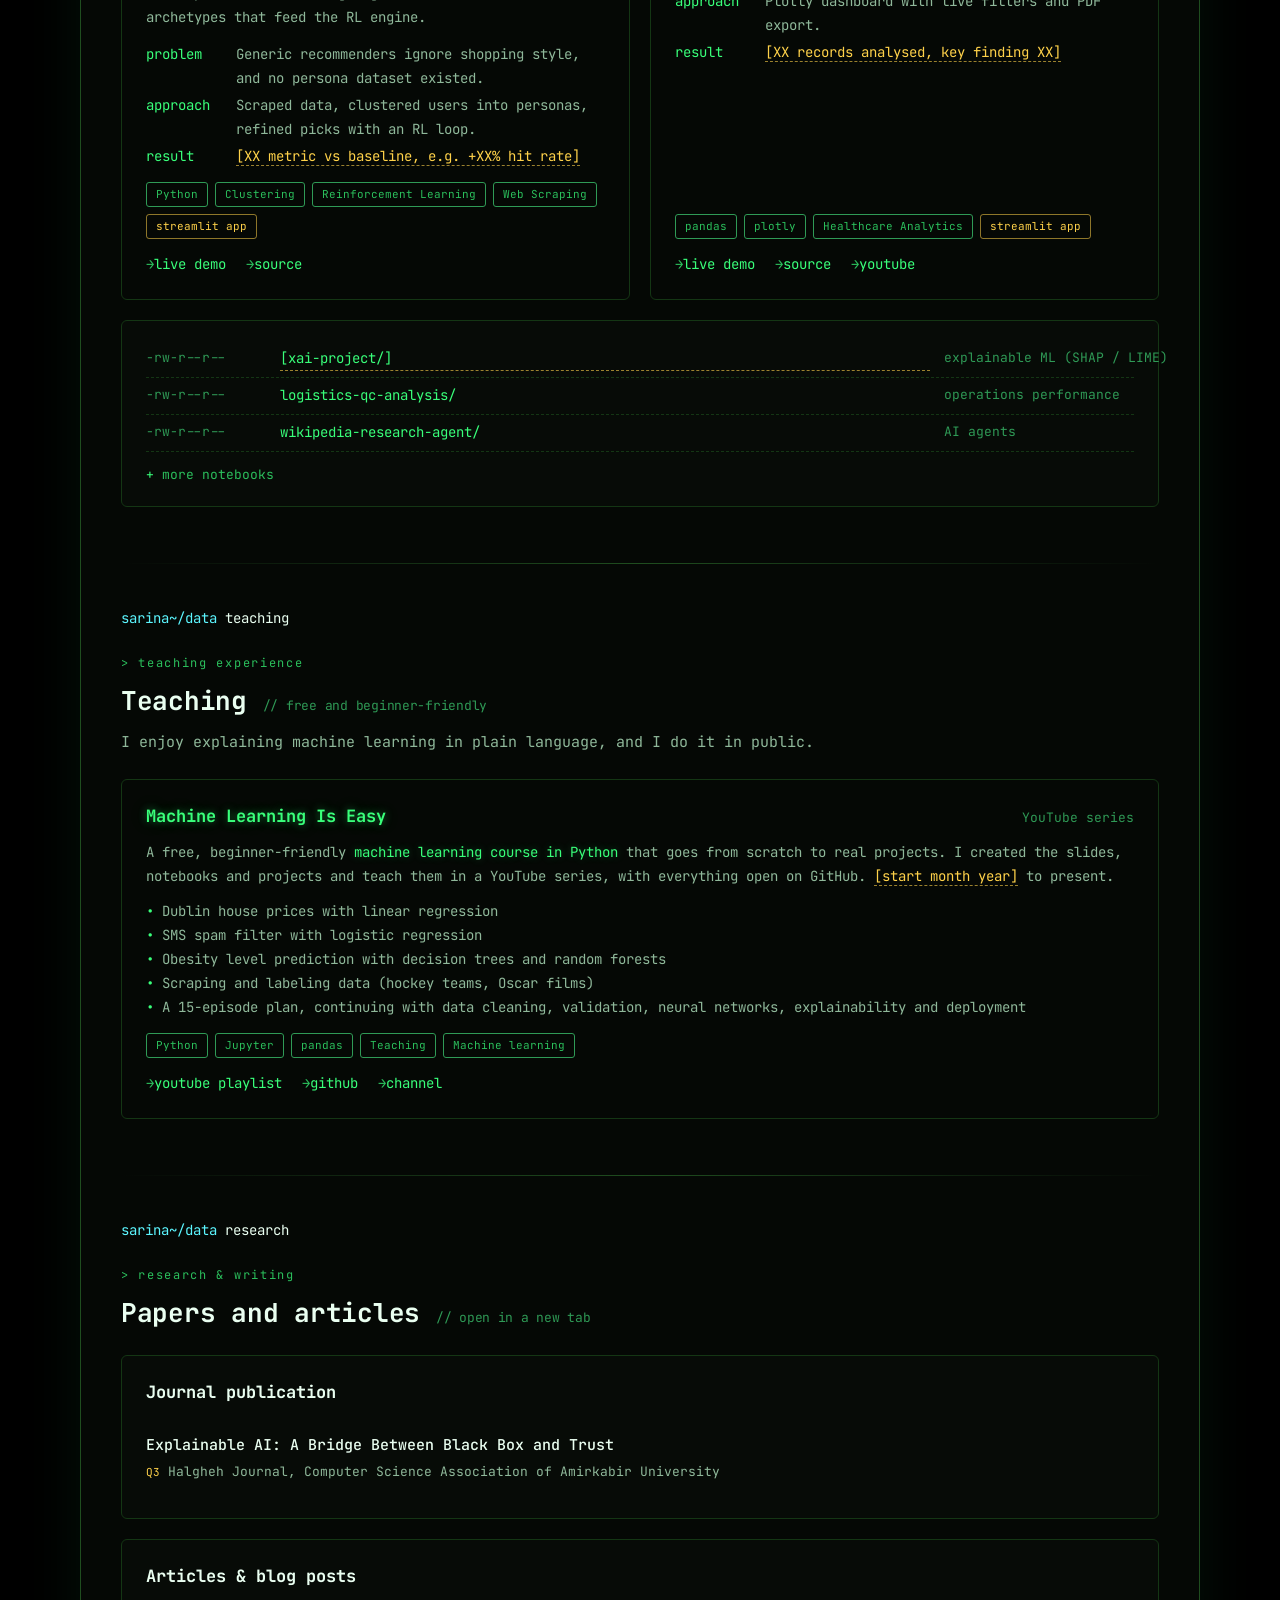
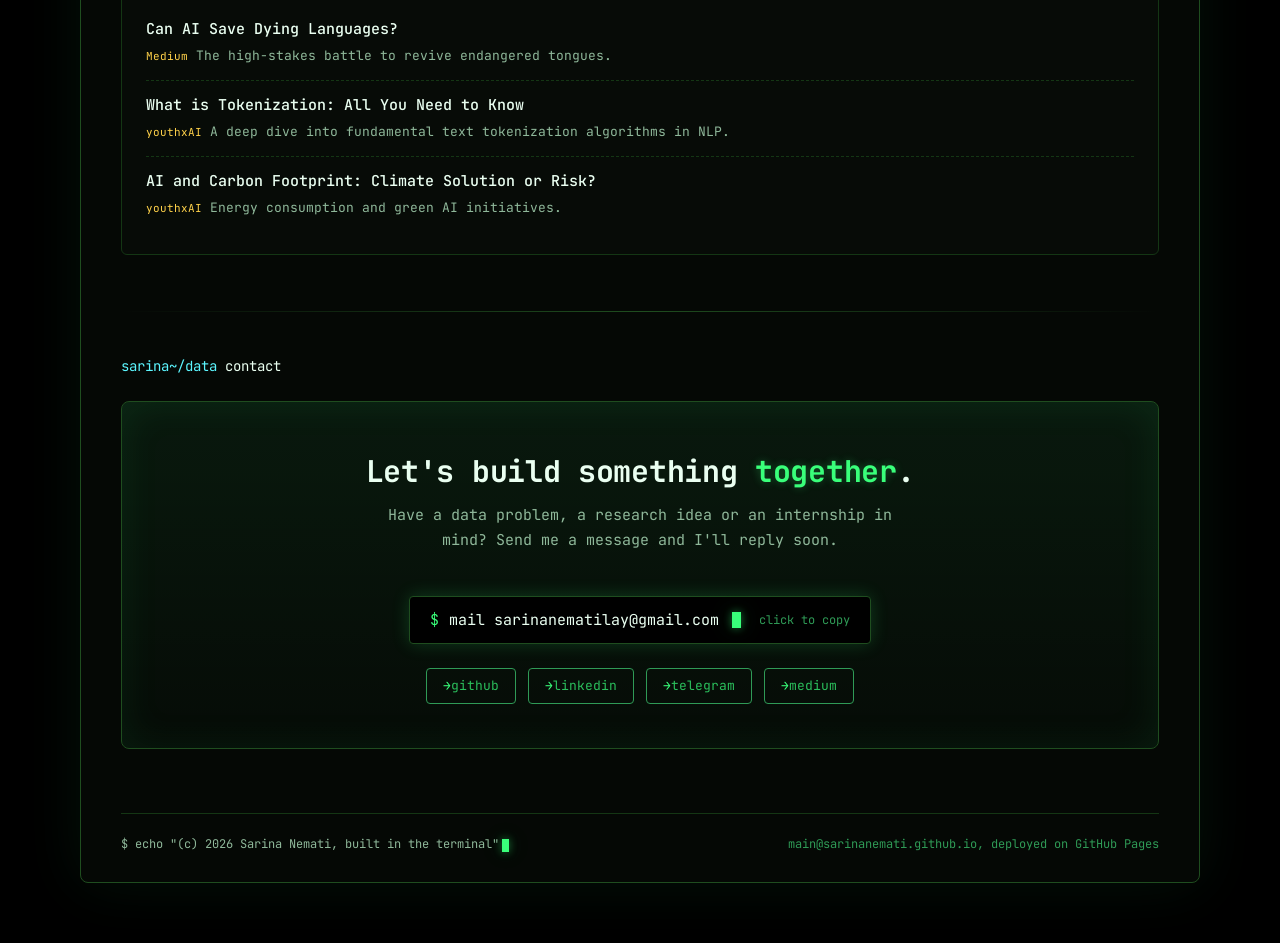
<file: index (2).html>
<!DOCTYPE html>
<html lang="en">
<head>
<meta charset="utf-8">
<meta name="viewport" content="width=device-width, initial-scale=1">
<title>Sarina Nemati | Data Science Portfolio</title>
<meta name="description" content="Portfolio of Sarina Nemati, a Computer Science student seeking a data science or machine learning internship. Projects in Python, ML and analytics.">
<link rel="icon" href="data:image/svg+xml,%3Csvg xmlns='http://www.w3.org/2000/svg' viewBox='0 0 100 100'%3E%3Ctext y='.9em' font-size='90'%3E%F0%9F%90%B1%3C/text%3E%3C/svg%3E">
<meta property="og:type" content="website">
<meta property="og:url" content="https://sarinanemati.github.io/">
<meta property="og:title" content="Sarina Nemati | Data Science Portfolio">
<meta property="og:description" content="Computer Science student seeking a data science or ML internship. Projects in Python, ML and analytics.">
<meta property="og:image" content="https://sarinanemati.github.io/images/og.png">
<meta name="twitter:card" content="summary_large_image">
<meta name="twitter:title" content="Sarina Nemati | Data Science Portfolio">
<meta name="twitter:description" content="Computer Science student seeking a data science or ML internship. Projects in Python, ML and analytics.">
<meta name="twitter:image" content="https://sarinanemati.github.io/images/og.png">
<link rel="preconnect" href="https://fonts.googleapis.com">
<link rel="preconnect" href="https://fonts.gstatic.com" crossorigin>
<link href="https://fonts.googleapis.com/css2?family=IBM+Plex+Mono:wght@400;500&family=JetBrains+Mono:wght@400;500;700;800&display=swap" rel="stylesheet">
<style>
:root{
--bg:#000; --panel:#050805; --lift:#070b07;
--g:#39ff7a; --g2:#2bbf5c; --g3:#2f9a56;
--sage:#8fb89a; --ink:#eafff1; --amber:#ffd24a; --cyan:#5cf6ff;
--line:#143614; --line2:#1f4d1f;
--glow:0 0 8px rgba(57,255,122,.45),0 0 24px rgba(57,255,122,.18);
--mono:"JetBrains Mono","IBM Plex Mono",ui-monospace,Menlo,Consolas,monospace;
}
*{box-sizing:border-box;margin:0;padding:0}
html{scroll-behavior:smooth;scroll-padding-top:24px}
body{
background:
radial-gradient(900px 600px at 100% 0%,rgba(57,255,122,.08),transparent 60%),
radial-gradient(700px 600px at 0% 30%,rgba(57,255,122,.05),transparent 60%),
var(--bg);
color:var(--sage);font-family:var(--mono);font-size:15px;line-height:1.7;
padding:40px 20px 60px;min-height:100vh;
}
::selection{background:rgba(57,255,122,.30);color:var(--ink)}
a{color:inherit;text-decoration:none}
a:focus-visible,button:focus-visible{outline:2px solid var(--g);outline-offset:3px}
.crt{position:fixed;inset:0;pointer-events:none;z-index:999;mix-blend-mode:multiply;opacity:.05;
background:repeating-linear-gradient(to bottom,transparent 0,transparent 2px,rgba(0,0,0,.16) 3px,transparent 4px);
box-shadow:inset 0 0 160px rgba(0,0,0,.1)}
.glow{text-shadow:var(--glow)}
.glow-soft{text-shadow:0 0 8px rgba(57,255,122,.3)}
.hl{color:var(--g);text-shadow:0 0 8px rgba(57,255,122,.3)}

/* window */
.win{max-width:1120px;margin:0 auto;background:var(--panel);border:1px solid var(--line2);border-radius:8px;
box-shadow:0 0 60px rgba(57,255,122,.07),0 0 0 1px #000}
.bar{display:flex;align-items:center;gap:18px;flex-wrap:wrap;padding:12px 18px;background:var(--lift);
border-bottom:1px solid var(--line);border-radius:8px 8px 0 0}
.dots{display:flex;gap:7px}
.dots i{width:12px;height:12px;border-radius:50%;display:block}
.dots i:nth-child(1){background:#ff5f56}.dots i:nth-child(2){background:#ffbd2e}.dots i:nth-child(3){background:#27c93f}
.path{font-size:13px}.path b{color:var(--ink);font-weight:500}.path span{color:var(--sage)}
.nav{margin-left:auto;display:flex;gap:20px;align-items:center;flex-wrap:wrap}
.nav a{font-size:14px;color:var(--sage);transition:color .15s}
.nav a:hover{color:var(--g);text-shadow:var(--glow)}
.status{display:flex;align-items:center;gap:8px;color:var(--amber);font-size:12px}
.status i{width:8px;height:8px;border-radius:50%;background:var(--amber);box-shadow:0 0 8px var(--amber);animation:blink 1.6s step-end infinite}
@keyframes blink{50%{opacity:0}}
.body{padding:44px 40px 28px}
section{padding:0 0 56px}
section+section{padding-top:44px;border-top:0;background:linear-gradient(90deg,transparent,var(--line2),transparent) top/100% 1px no-repeat}
.cmd{color:var(--ink);margin-bottom:22px;font-size:14px}
.cmd .p{color:var(--cyan)}
.cmd .c{color:var(--sage)}
.cursor{display:inline-block;width:.6em;height:1.05em;background:var(--g);vertical-align:text-bottom;margin-left:3px;
box-shadow:var(--glow);animation:blink 1.1s step-end infinite}
h2{font-size:26px;font-weight:700;color:var(--ink);letter-spacing:-.01em;margin-bottom:6px}
h2 small{font-size:13px;font-weight:400;color:var(--g3)}
.lbl{color:var(--g2);letter-spacing:.14em;font-size:12px;margin-bottom:6px}

/* hero */
.name{font-size:60px !important;line-height:1.05;font-weight:800;color:var(--ink);letter-spacing:-.03em;
text-shadow:0 0 10px rgba(57,255,122,.55),0 0 34px rgba(57,255,122,.25);margin:6px 0 18px}
.name .us{color:var(--g)}
.role{color:var(--g);font-size:17px;margin-bottom:14px}
.role::before{content:"> ";color:var(--sage)}
.intro{max-width:640px;margin-bottom:22px}
.checks{display:flex;flex-wrap:wrap;gap:8px 26px;margin-bottom:28px;font-size:14px}
.checks span::before{content:"[x] ";color:var(--g)}
.btns{display:flex;gap:14px;flex-wrap:wrap}
.btn{font-family:var(--mono);font-size:14px;font-weight:700;padding:11px 20px;border-radius:4px;cursor:pointer;
border:1px solid var(--g);transition:transform .15s,box-shadow .15s,background .15s}
.btn.solid{background:var(--g);color:#001a08;box-shadow:0 0 18px rgba(57,255,122,.45)}
.btn.solid:hover{box-shadow:0 0 28px rgba(57,255,122,.7);transform:translateY(-1px)}
.btn.ghost{background:transparent;color:var(--g);text-shadow:var(--glow)}
.btn.ghost:hover{background:rgba(57,255,122,.08)}

/* neofetch */
.fetch{display:grid;grid-template-columns:230px 1fr;gap:34px;background:var(--lift);border:1px solid var(--line);
border-radius:6px;padding:26px 28px}
/* kitty avatar (braille art) */
.avatar{color:var(--g);text-shadow:var(--glow);font-size:12px;line-height:1.05;white-space:pre;
font-family:"DejaVu Sans Mono","Segoe UI Symbol","Apple Braille",monospace;overflow:hidden}
.avatar-l{margin-top:12px;color:var(--sage);font-size:12px}
.ttl{color:var(--ink);font-weight:700;margin-bottom:10px}
dl{display:grid;grid-template-columns:90px 1fr;gap:4px 14px}
dt{color:var(--g)}dd{color:var(--sage)}
dd.av{color:var(--amber);text-shadow:0 0 8px rgba(255,210,74,.5)}
.sw{display:flex;gap:6px;margin-top:18px}
.sw i{width:26px;height:12px;border-radius:2px;display:block}

/* about grid */
.cols{display:grid;grid-template-columns:1fr 1fr;gap:20px}
.box{background:var(--lift);border:1px solid var(--line);border-radius:6px;padding:22px 24px}
.box h3{font-size:17px;color:var(--ink);font-weight:700;margin-bottom:14px}
.item{margin-bottom:14px}.item:last-child{margin-bottom:0}
.item b{display:block;color:var(--ink);font-weight:500}
.item em{font-style:normal;color:var(--g3);font-size:13px}
.item p{font-size:14px}
.item a{color:var(--g);border-bottom:1px dashed var(--g3)}
.item a:hover{text-shadow:var(--glow)}
.sk{margin-bottom:10px;font-size:14px}
.sk b{display:block;color:var(--ink);font-weight:500}
.sk b::before{content:"\2022  ";color:var(--g)}
ul.plain{list-style:none;font-size:14px}
ul.plain li::before{content:"\2022  ";color:var(--g)}

/* projects */
.grid{display:grid;grid-template-columns:1fr 1fr;gap:20px;margin-bottom:20px}
.card{background:var(--panel);border:1px solid var(--line);border-radius:6px;padding:22px 24px;display:flex;flex-direction:column;
transition:transform .18s,box-shadow .18s,border-color .18s}
.grid .card:last-child:nth-child(odd){grid-column:1/-1}
.card:hover{transform:translateY(-3px);border-color:var(--line2);box-shadow:0 0 28px rgba(57,255,122,.14)}
.ctop{display:flex;justify-content:space-between;align-items:baseline;gap:12px;margin-bottom:10px;flex-wrap:wrap}
.fn{color:var(--g);font-weight:700;font-size:17px;text-shadow:var(--glow)}
.fn s{text-decoration:none;color:var(--g3)}
.perm{color:var(--g3);font-size:13px}
.card p{font-size:14px;margin-bottom:12px}
.card ul{list-style:none;font-size:14px;margin-bottom:14px}
.card ul li::before{content:"\2022  ";color:var(--g)}
.tags{display:flex;flex-wrap:wrap;gap:7px;margin:auto 0 14px}
.tag{font-size:11px;padding:2px 9px;border:1px solid var(--g3);border-radius:3px;color:var(--g2)}
.tag.am{color:var(--amber);border-color:rgba(255,210,74,.55)}
.links{display:flex;gap:20px;flex-wrap:wrap;font-size:14px}
.links a{color:var(--g);transition:text-shadow .15s}
.links a::before{content:"\2192 ";color:var(--g2)}
.links a:hover{text-shadow:var(--glow)}
.ls{background:var(--lift);border:1px solid var(--line);border-radius:6px;padding:20px 24px;font-size:14px}
.ls .row{display:grid;grid-template-columns:120px 1fr 190px;gap:14px;padding:6px 0;border-bottom:1px dashed var(--line)}
.ls .row:last-child{border-bottom:0}
.ls .row .perm{white-space:nowrap}
.ls a{color:var(--g)}
.ls a:hover{text-shadow:var(--glow)}
.ls .t{color:var(--sage)}

/* placeholders, screenshots, flow, details */
.ph{color:var(--amber);border-bottom:1px dashed rgba(255,210,74,.6)}
.seek{margin:-6px 0 22px;color:var(--ink);font-size:14px}
.seek::before{content:"seeking: ";color:var(--g)}
.shot{display:block;width:100%;height:auto;border:1px solid var(--line2);border-radius:4px;margin-bottom:14px}
.flow{display:grid;grid-template-columns:78px 1fr;gap:3px 12px;font-size:14px;margin-bottom:14px}
.flow dt{color:var(--g)}.flow dd{color:var(--sage)}
.hint2{font-size:13px;color:var(--g3)}
details.more{margin-top:12px}
details.more summary{cursor:pointer;color:var(--g2);font-size:13px;list-style:none}
details.more summary::before{content:"+ ";color:var(--g)}
details.more[open] summary::before{content:"- "}
details.more summary:hover{color:var(--g);text-shadow:var(--glow)}
details.more>*:not(summary){margin-top:10px}

/* research */
.art{display:block;padding:12px 0;border-bottom:1px dashed var(--line)}
.art:last-child{border-bottom:0}
.art b{color:var(--ink);font-weight:500;display:block}
.art:hover b{color:var(--g);text-shadow:var(--glow)}
.art small{font-size:13px;color:var(--sage)}
.art em{font-style:normal;color:var(--amber);font-size:11px;margin-right:8px}

/* contact */
.cta{text-align:center;background:linear-gradient(180deg,rgba(57,255,122,.07),rgba(57,255,122,.01));
border:1px solid var(--line2);border-radius:8px;padding:44px 24px;box-shadow:0 0 40px rgba(57,255,122,.08) inset}
.cta h2{font-size:30px}
.cta p{max-width:520px;margin:6px auto 24px}
.cbox{display:inline-flex;max-width:100%;align-items:center;gap:10px;background:#000;border:1px solid var(--line2);border-radius:4px;
padding:13px 20px;color:var(--ink);font-family:var(--mono);font-size:15px;cursor:pointer;box-shadow:0 0 18px rgba(57,255,122,.18);
transition:box-shadow .15s}
.cbox:hover{box-shadow:0 0 28px rgba(57,255,122,.38)}
.cbox .d{color:var(--g)}
.cbox .hint{color:var(--g3);font-size:12px;margin-left:8px}
.pills{display:flex;justify-content:center;gap:12px;flex-wrap:wrap;margin-top:24px}
.pill{border:1px solid var(--g3);border-radius:4px;padding:6px 16px;color:var(--g2);font-size:13px;transition:all .15s}
.pill::before{content:"\2192 ";color:var(--g)}
.pill:hover{border-color:var(--g);color:var(--g);text-shadow:var(--glow);box-shadow:0 0 14px rgba(57,255,122,.2)}
footer{display:flex;justify-content:space-between;flex-wrap:wrap;gap:10px;margin-top:8px;padding-top:20px;
border-top:1px solid var(--line);font-size:12px;color:var(--g3)}
footer .e{color:var(--sage)}

@media(max-width:860px){
body{padding:16px 10px 40px}
.body{padding:30px 20px 16px}
.nav{margin-left:0;width:100%;gap:14px}
.name{font-size:42px !important}
.fetch,.cols,.grid{grid-template-columns:1fr}
.fetch{gap:22px}
.ls .row{grid-template-columns:1fr;gap:2px}
.cta{padding:32px 16px}
.cta h2{font-size:24px}
.cbox{width:100%;flex-wrap:wrap;justify-content:center;text-align:center;gap:6px 8px;padding:12px 14px;font-size:13px}
.cbox .em{min-width:0;overflow-wrap:anywhere}
.cbox .hint{width:100%;margin:0}
.cbox .cursor{display:none}
.pill{padding:6px 12px}
}
@media(prefers-reduced-motion:reduce){
*{animation:none !important;transition:none !important}
html{scroll-behavior:auto}
}
</style>
</head>
<body>
<div class="crt" aria-hidden="true"></div>
<main class="win">
<header class="bar">
<div class="dots" aria-hidden="true"><i></i><i></i><i></i></div>
<div class="path"><b>sarina</b><span>@portfolio: ~/data</span></div>
<nav class="nav" aria-label="Main">
<a href="#about">~/about</a>
<a href="#work">~/work</a>
<a href="#teaching">~/teaching</a>
<a href="#research">~/research</a>
<a href="#contact">~/contact</a>
<span class="status"><i></i>open to opportunities</span>
</nav>
</header>

<div class="body">

<!-- HERO -->
<section id="top">
<div class="cmd"><span class="p">sarina~/data $</span> whoami --full</div>
<h1 class="name">Sarina Nemati<span class="us">_</span></h1>
<p class="role glow-soft">Computer Science student, aspiring data scientist</p>
<p class="intro">I am a Computer Science student who enjoys turning data into clear answers. I build <span class="hl">end-to-end projects</span> in Python, from messy data to a working app, and I am especially curious about <span class="hl">explainable AI</span>. I am looking for my first internship or junior role where I can learn from a team and contribute.</p>
<div class="checks">
<span>BSc Computer Science student, Azad University (SRB)</span>
<span>1st place, Data Cleaning Challenge</span>
<span>Scientific team member, Young Researchers Club</span>
<span>Writes about AI and explainable AI (youthxAI, Medium)</span>
</div>
<p class="seek"><span class="ph">[internship / junior data scientist]</span> · <span class="ph">[ML / data analysis / XAI]</span> · <span class="ph">[remote / city]</span> · from <span class="ph">[month year]</span></p>
<div class="btns">
<a class="btn solid" href="#work">$ ls ~/projects -&gt;</a>
<a class="btn ghost cv-link" href="#">Download CV</a>
<a class="btn ghost" href="#contact">./contact --hire</a>
</div>
</section>

<!-- NEOFETCH -->
<section id="about">
<div class="cmd"><span class="p">sarina~/data $</span> neofetch</div>
<div class="fetch">
<div>
<pre class="avatar" aria-hidden="true">⠀⠀⠀⠀⠀⠀⠀⠀⠀⠀⠀⠀⠀⠀⣠⣠⣤⠀⠀⣀⣤⣤⡀
⠀⠀⠀⠀⡚⢉⣉⠛⣂⣄⡄⡄⠄⢼⡏⠀⢈⢃⣯⣋⡯⣬⣝⣤
⠀⠀⠀⠀⡃⢘⠈⠉⠀⠀⠀⠀⣠⠘⠡⣸⣛⠙⢛⣿⡇⠊⢯⣏⠁
⠀⠀⠀⢀⡿⠃⠀⠀⠀⠀⠀⠀⢻⣄⣀⣼⣥⢤⣬⣽⣭⠄⣈⡯
⠀⠀⠀⢸⠁⠀⠀⠀⠀⠀⠀⠀⠀⠉⠀⠀⠀⠀⠬⠭⡤⡍⠉
⠀⢀⣀⣼⣀⠀⠀⠀⡀⠀⠀⠀⠀⠀⠀⠀⠀⢀⠀⠀⠀⠭⣥⡬⠏⠄
⠀⠈⠁⣩⣅⡀⠀⠨⡭⠀⠀⠀⣀⣄⠀⠀⠈⠬⡏⠀⠀⠀⡭⠤⡦
⠀⠀⠉⢁⣹⣥⠄⠀⠀⠀⠀⠀⠁⠛⠃⠀⠀⡀⡀⣀⠀⣤⣷⣀⠀⠁
⠀⠀⠀⠘⢉⣼⠟⠒⠉⠑⠲⠦⡄⠀⠀⣠⠶⠓⠃⠁⠒⠶⢆⡈⠐
⠀⠀⠀⣀⡾⠀⠀⠀⠀⠀⠀⠀⢶⠖⠀⠀⠀⠀⠀⠀⠀⠦⣄
⠀⠀⠀⢲⡆⠀⠀⠀⠀⠀⠀⠀⠀⠀⠀⠀⠀⠀⠀⠀⠀⢶
⠀⠀⠀⡴⠷⡄⠀⠀⠀⠀⠀⠀⠀⠀⠀⠀⠀⠀⠀⠀⢠⡶⠆
⠀⠀⠀⠀⠛⠷⠄⠀⠀⠀⠀⠀⠀⠀⠀⠀⠀⠀⠀⠀⠞⠃
⠀⠀⠀⠀⠀⠀⠙⠲⠤⠀⠀⠀⠀⠀⠀⠀⠀⠤⠖⠛
⠀⠀⠀⠀⠀⠀⠀⠀⠉⠉⠒⡦⡀⡀⡠⠐⠊⠉
⠀⠀⠀⠀⠀⠀⠀⠀⠀⠀⠀⠀⠉⠁</pre>
<div class="avatar-l">sarina@data</div>
</div>
<div>
<div class="ttl">sarina@portfolio ----------</div>
<dl>
<dt>OS</dt><dd>Human (CS student build)</dd>
<dt>Role</dt><dd>CS student, aspiring data scientist</dd>
<dt>Edu</dt><dd>BSc Computer Science, Azad University (SRB), since Oct 2024</dd>
<dt>Shell</dt><dd>Python, SQL, Git</dd>
<dt>Stack</dt><dd>scikit-learn, pandas, numpy, Streamlit, Plotly</dd>
<dt>Focus</dt><dd>XAI, RL, AI ethics, healthcare analytics</dd>
<dt>Writes</dt><dd>youthxAI, Aurora Publication, Medium</dd>
<dt>Status</dt><dd class="av">seeking <span class="ph">[role]</span>, from <span class="ph">[month year]</span></dd>
</dl>
<div class="sw" aria-hidden="true">
<i style="background:#ff5f56"></i><i style="background:#ffbd2e"></i><i style="background:#27c93f"></i><i style="background:#5cf6ff"></i><i style="background:#39ff7a"></i><i style="background:#2bbf5c"></i><i style="background:#1c7a3c"></i><i style="background:#eafff1"></i>
</div>
</div>
</div>

<div class="cols" style="margin-top:20px">
<div class="box">
<h3>Education</h3>
<div class="item"><b>Computer Science</b><em>Science and Research Branch of Azad University, Oct 2024 to present</em>
<p>Machine learning, linear algebra, introduction to data mining, and more.</p></div>
<div class="item"><b>Mathematics and Physics</b><em>Professor Hessabi Girl's Highschool, 2021 to 2024</em>
<p>GPA 3.9/4.0 (19.20/20 in the Iranian system). Ranked #1 in the graduating class.</p></div>
</div>
<div class="box">
<h3>Skills</h3>
<div class="sk"><b>Languages &amp; app dev</b>Python, Git, SQL, Streamlit, Streamlit Cloud</div>
<div class="sk"><b>Machine learning</b>Supervised/unsupervised learning, RL, scikit-learn, pandas, numpy</div>
<div class="sk"><b>Visualization</b>seaborn, matplotlib, plotly</div>
<div class="sk"><b>AI research</b>AI ethics, XAI (explainable AI)</div>
<div class="sk"><b>Analytics</b>PowerBI, Excel</div>
</div>
<div class="box">
<h3>Experience &amp; volunteering</h3>
<div class="item"><b>Secretary, Water Science and Engineering Scientific Association</b><em>Science and Research Branch of Azad University, Nov 2026 to present</em>
<ul class="plain" style="margin-top:4px">
<li>Organized workshops, webinars and scientific visits.</li>
<li>Managed and followed up on the tasks of association members.</li>
<li>Coordinated with the university and liaised with professors and university deputy offices.</li>
</ul></div>
<div class="item"><b>Scientific Team Member, IRC (Ideation, Research, Creation)</b><em>Young Researchers Club, Science and Research Branch of Azad University</em>
<ul class="plain" style="margin-top:4px">
<li>Liaison with professors and event speakers.</li>
<li>Analyzed workshop survey data.</li>
<li>Wrote performance reports for participating teams.</li>
<li>Helped prepare professors' educational materials.</li>
</ul></div>
<div class="item"><b>Staff Writer, youthxAI</b><em> Feb 2026 to Aug 2026 </em>
<p>Volunteer AI writer producing deep dives on emerging ML trends: tokenization, explainable AI in education, AI and carbon footprint. <a href="https://youthxai.org" target="_blank" rel="noopener">youthxai.org</a></p></div>
<div class="item"><b>Editorial Team, Aurora Publication</b><em>Sep 2025 to present</em>
<p>Research-backed articles on AI, innovation and new technology, focused on AI for social impact. <a href="https://t.me/AURORASRBIAU" target="_blank" rel="noopener">t.me/AURORASRBIAU</a></p></div>
</div>
<div class="box">
<h3>Certificates &amp; honors</h3>
<ul class="plain">
<li>Python for Data Science, IBM</li>
<li>Data Cleaning, Kaggle</li>
<li>SQL (Advanced), HackerRank</li>
<li>Global MOOC on Ethics of AI, UNESCO x Coursera</li>
</ul>
<details class="more"><summary>5 more certificates</summary>
<ul class="plain">
<li>Data Science Project-Based Learning, Coursera</li>
<li>Data Science &amp; Analytics, HP LIFE</li>
<li>Agents and Workflows, OpenAI</li>
<li>AI for Research and Beyond, youthxAI</li>
<li>AI for Social Impact, ADB Institute</li>
</ul>
</details>
<div class="item" style="margin-top:14px"><b><a href="https://lnkd.in/p/eKiJiJXC" target="_blank" rel="noopener">1st place winner</a></b>
<p>Data Cleaning Challenge, StudyBuild Rank #1. <a href="https://github.com/sarinanemati/studybuild-challenge-" target="_blank" rel="noopener">source</a></p></div>
</div>
</div>
</section>

<!-- PROJECTS -->
<section id="work">
<div class="cmd"><span class="p">sarina~/data</span> projects <span class="c"># 2 featured, more below</span></div>
<div class="lbl">&gt; selected work</div>
<h2>Things I built and shipped <small>// drwxr-xr-x</small></h2>
<p style="margin-bottom:24px">Featured projects, plus more work below. <span class="hint2">The Streamlit apps run on free hosting and may need a few seconds to wake up.</span></p>

<div class="grid">
<article class="card">
<div class="ctop"><span class="fn">persona2product<s>/</s></span><span class="perm">-rwxr-xr-x</span></div>
<img class="shot" src="images/persona2product.jpg" alt="Screenshot of the persona2product app" loading="lazy" onerror="this.remove()">
<p>A context-aware recommendation engine that matches users to products by <span class="hl">shopping persona</span> (brand-oriented, budget-conscious, performance-focused) and refines results with a <span class="hl">reinforcement learning loop</span> from likes.</p>
<ul>
<li>No shopping-persona dataset existed, so I built a custom web scraper for product and interaction data.</li>
<li>Unsupervised clustering segments users into behavioral archetypes that feed the RL engine.</li>
</ul>
<dl class="flow">
<dt>problem</dt><dd>Generic recommenders ignore shopping style, and no persona dataset existed.</dd>
<dt>approach</dt><dd>Scraped data, clustered users into personas, refined picks with an RL loop.</dd>
<dt>result</dt><dd><span class="ph">[XX metric vs baseline, e.g. +XX% hit rate]</span></dd>
</dl>
<div class="tags"><span class="tag">Python</span><span class="tag">Clustering</span><span class="tag">Reinforcement Learning</span><span class="tag">Web Scraping</span><span class="tag am">streamlit app</span></div>
<div class="links">
<a href="https://persona2appuct-ypa6bivgxlz4rh36tnrtbv.streamlit.app/" target="_blank" rel="noopener">live demo</a>
<a href="https://github.com/sarinanemati/persona2product" target="_blank" rel="noopener">source</a>
</div>
</article>

<article class="card">
<div class="ctop"><span class="fn">healthcare-dashboard<s>/</s></span><span class="perm">-rwxr-xr-x</span></div>
<img class="shot" src="images/healthcare-dashboard.jpg" alt="Screenshot of the healthcare dashboard" loading="lazy" onerror="this.remove()">
<p>An interactive dashboard for analyzing a Kaggle healthcare dataset. Admins and analysts track <span class="hl">admission trends, billing analytics</span> and operational efficiency with sidebar filters and live Plotly charts.</p>
<ul>
<li>Filters update every chart in real time.</li>
<li>Exports dynamically generated PDF reports.</li>
</ul>
<dl class="flow">
<dt>problem</dt><dd>Admins need a fast view of admissions, billing and efficiency.</dd>
<dt>approach</dt><dd>Plotly dashboard with live filters and PDF export.</dd>
<dt>result</dt><dd><span class="ph">[XX records analysed, key finding XX]</span></dd>
</dl>
<div class="tags"><span class="tag">pandas</span><span class="tag">plotly</span><span class="tag">Healthcare Analytics</span><span class="tag am">streamlit app</span></div>
<div class="links">
<a href="https://healthcare-dashboard-wf6sjmrhdgdhqfw6q58ay4.streamlit.app/" target="_blank" rel="noopener">live demo</a>
<a href="https://github.com/sarinanemati/healthcare-dashboard" target="_blank" rel="noopener">source</a>
<a href="https://youtu.be/zTmW3m6h0xI?si=2dDD7fsEoE3_nj0K" target="_blank" rel="noopener">youtube</a>
</div>
</article>
</div>

<div class="ls" role="list">
<div class="row" role="listitem"><span class="perm">-rw-r--r--</span><a class="ph" href="https://github.com/sarinanemati/REPLACE-XAI-REPO" target="_blank" rel="noopener">[xai-project/]</a><span class="perm">explainable ML (SHAP / LIME)</span></div>
<div class="row" role="listitem"><span class="perm">-rw-r--r--</span><a href="https://github.com/sarinanemati/Logistics-QC-Operations-Performance-Analysis" target="_blank" rel="noopener">logistics-qc-analysis/</a><span class="perm">operations performance</span></div>
<div class="row" role="listitem"><span class="perm">-rw-r--r--</span><a href="https://github.com/sarinanemati/wikipedia-research-agent" target="_blank" rel="noopener">wikipedia-research-agent/</a><span class="perm">AI agents</span></div>
<details class="more"><summary>more notebooks</summary>
<div class="row" role="listitem"><span class="perm">-rw-r--r--</span><a href="https://github.com/sarinanemati/Breast-Cancer-Image-Classifier" target="_blank" rel="noopener">breast-cancer-classifier/</a><span class="perm">image classification</span></div>
<div class="row" role="listitem"><span class="perm">-rw-r--r--</span><a href="https://github.com/sarinanemati/machine-learning-projects" target="_blank" rel="noopener">machine-learning-projects/</a><span class="perm">house prices, MNIST digits</span></div>
</details>
</div>
</section>

<!-- TEACHING -->
<section id="teaching">
<div class="cmd"><span class="p">sarina~/data</span> teaching </div>
<div class="lbl">&gt; teaching experience</div>
<h2>Teaching <small>// free and beginner-friendly</small></h2>
<p style="margin-bottom:24px">I enjoy explaining machine learning in plain language, and I do it in public.</p>

<article class="card">
<div class="ctop"><span class="fn">Machine Learning Is Easy</span><span class="perm">YouTube series</span></div>
<p>A free, beginner-friendly <span class="hl">machine learning course in Python</span> that goes from scratch to real projects. I created the slides, notebooks and projects and teach them in a YouTube series, with everything open on GitHub. <span class="ph">[start month year]</span> to present.</p>
<ul>
<li>Dublin house prices with linear regression</li>
<li>SMS spam filter with logistic regression</li>
<li>Obesity level prediction with decision trees and random forests</li>
<li>Scraping and labeling data (hockey teams, Oscar films)</li>
<li>A 15-episode plan, continuing with data cleaning, validation, neural networks, explainability and deployment</li>
</ul>
<div class="tags"><span class="tag">Python</span><span class="tag">Jupyter</span><span class="tag">pandas</span><span class="tag">Teaching</span><span class="tag">Machine learning</span></div>
<div class="links">
<a href="https://www.youtube.com/playlist?list=PLQdUQTNHcQY4" target="_blank" rel="noopener">youtube playlist</a>
<a href="https://github.com/sarinanemati/machine-learning-is-easy" target="_blank" rel="noopener">github</a>
<a href="https://www.youtube.com/@buildwithsarina" target="_blank" rel="noopener">channel</a>
</div>
</article>
</section>

<!-- RESEARCH -->
<section id="research">
<div class="cmd"><span class="p">sarina~/data</span> research </div>
<div class="lbl">&gt; research &amp; writing</div>
<h2>Papers and articles <small>// open in a new tab</small></h2>

<div class="box" style="margin-top:20px">
<h3>Journal publication</h3>
<a class="art" href="https://t.me/halghe_aut" target="_blank" rel="noopener">
<b>Explainable AI: A Bridge Between Black Box and Trust</b>
<small><em>Q3</em>Halgheh Journal, Computer Science Association of Amirkabir University</small>
</a>
</div>

<div class="box" style="margin-top:20px">
<h3>Articles &amp; blog posts</h3>
<a class="art" href="https://medium.com/@sarinanemati/can-ai-save-dying-languages-exploring-the-high-stakes-battle-to-revive-endangered-tongues-16b3b5085ffa" target="_blank" rel="noopener">
<b>Can AI Save Dying Languages?</b>
<small><em>Medium</em>The high-stakes battle to revive endangered tongues.</small>
</a>
<a class="art" href="https://medium.com/@youthxai/what-is-tokenization-all-you-need-to-know-f7f44af00c7a" target="_blank" rel="noopener">
<b>What is Tokenization: All You Need to Know</b>
<small><em>youthxAI</em>A deep dive into fundamental text tokenization algorithms in NLP.</small>
</a>
<a class="art" href="https://medium.com/@youthxai/ai-and-carbon-footprint-climate-solution-or-emerging-environmental-risk-f98860d81ea0" target="_blank" rel="noopener">
<b>AI and Carbon Footprint: Climate Solution or Risk?</b>
<small><em>youthxAI</em>Energy consumption and green AI initiatives.</small>
</a>
</div>
</section>

<!-- CONTACT -->
<section id="contact">
<div class="cmd"><span class="p">sarina~/data</span> contact </div>
<div class="cta">
<h2>Let's build something <span class="hl">together</span>.</h2>
<p>Have a data problem, a research idea or an internship in mind? Send me a message and I'll reply soon.</p>
<div class="btns" style="justify-content:center;margin-bottom:18px">
<a class="btn solid cv-link" href="#">Download CV (PDF)</a>
</div>
<button class="cbox" id="copy" type="button" aria-label="Copy email address">
<span class="d">$</span><span class="em">mail sarinanematilay@gmail.com</span><span class="cursor" aria-hidden="true"></span><span class="hint" id="hint">click to copy</span>
</button>
<div class="pills">
<a class="pill" href="https://github.com/sarinanemati" target="_blank" rel="noopener">github</a>
<a class="pill" href="https://www.linkedin.com/in/sarina-nemati-94b19242a" target="_blank" rel="noopener">linkedin</a>
<a class="pill" href="https://t.me/sarinantl" target="_blank" rel="noopener">telegram</a>
<a class="pill" href="https://medium.com/@sarinanemati" target="_blank" rel="noopener">medium</a>
</div>
</div>
</section>

<footer>
<div class="e">$ echo "(c) 2026 Sarina Nemati, built in the terminal"<span class="cursor" aria-hidden="true"></span></div>
<div>main@sarinanemati.github.io, deployed on GitHub Pages</div>
</footer>

</div>
</main>

<script>
(function(){

var CV_URL='';
var cvs=document.querySelectorAll('.cv-link');
for(var i=0;i<cvs.length;i++){if(CV_URL){cvs[i].href=CV_URL;cvs[i].target='_blank';cvs[i].rel='noopener'}else{cvs[i].style.display='none'}}
var b=document.getElementById('copy'),h=document.getElementById('hint'),m='sarinanematilay@gmail.com';
b.addEventListener('click',function(){
function ok(){h.textContent='copied!';setTimeout(function(){h.textContent='click to copy'},1800)}
try{
if(navigator.clipboard&&navigator.clipboard.writeText){navigator.clipboard.writeText(m).then(ok,function(){location.href='mailto:'+m})}
else{location.href='mailto:'+m}
}catch(e){location.href='mailto:'+m}
});
})();
</script>
</body>
</html>
</file>
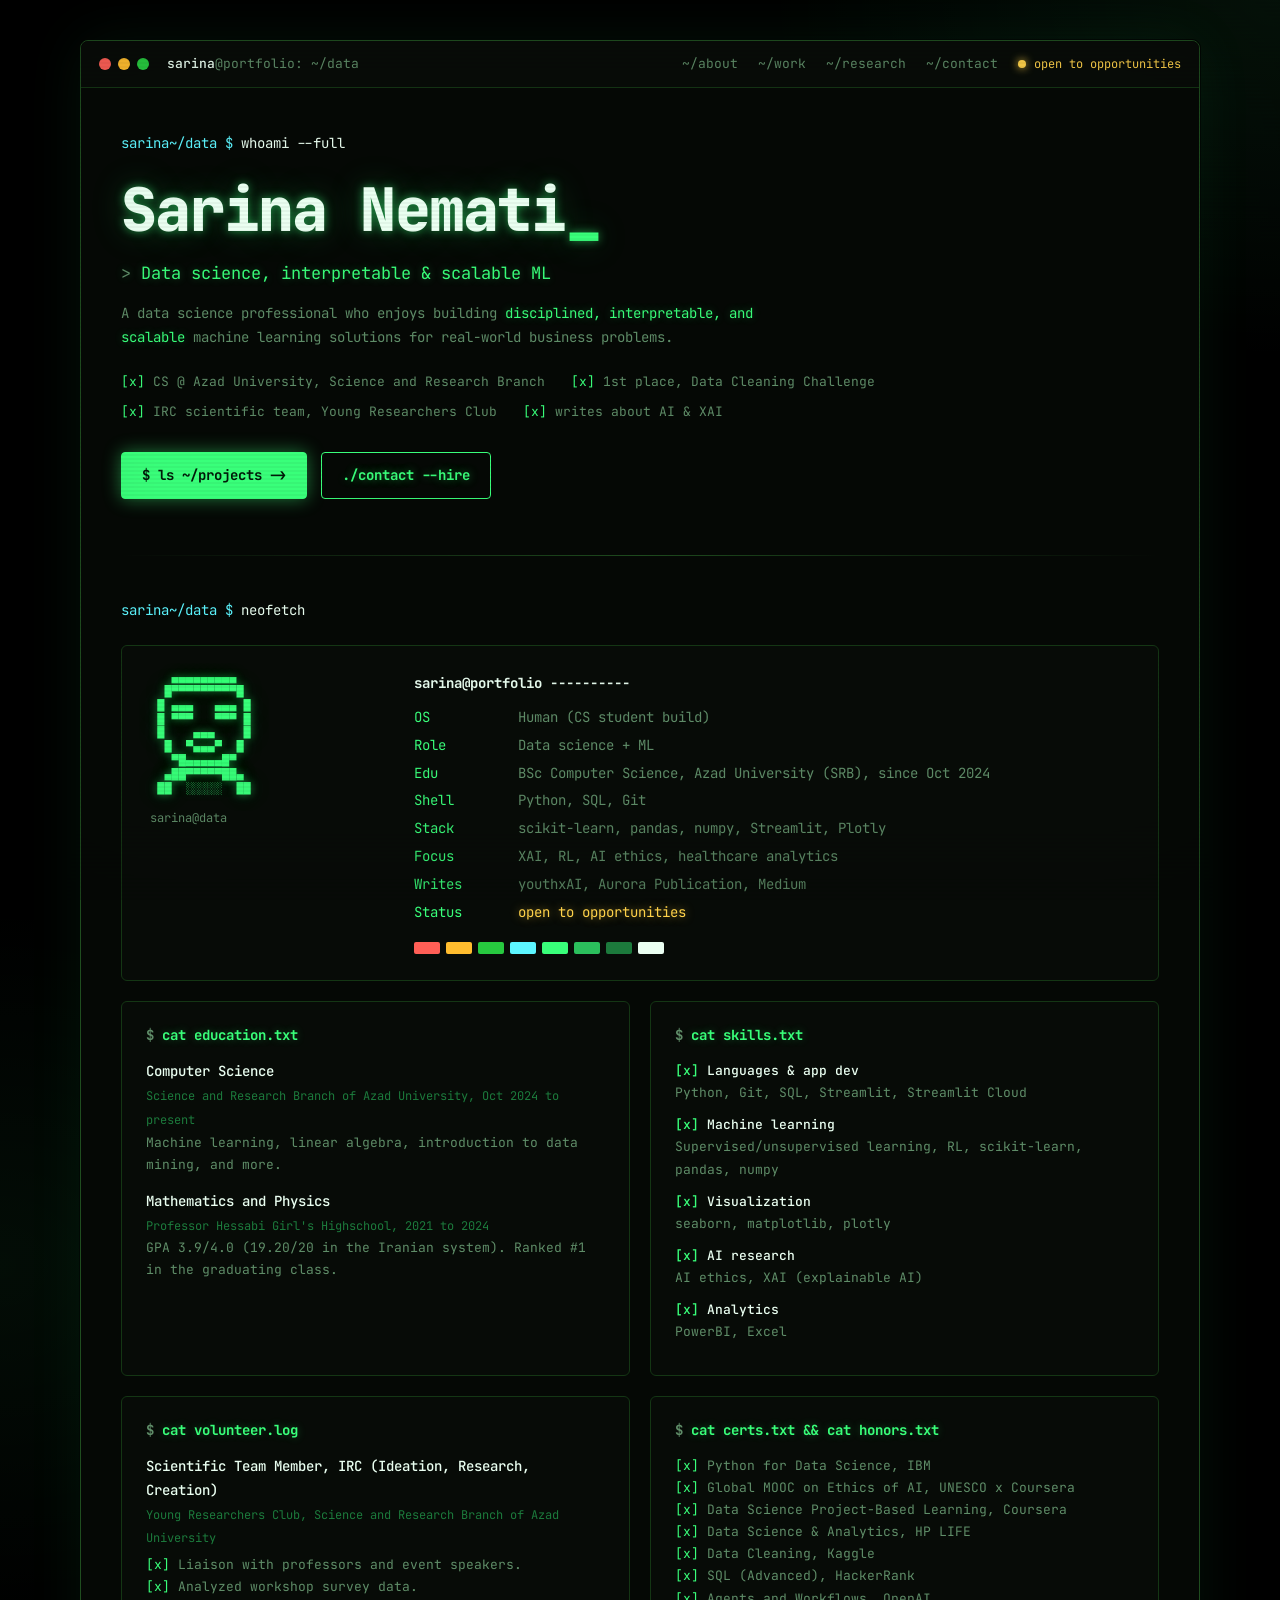
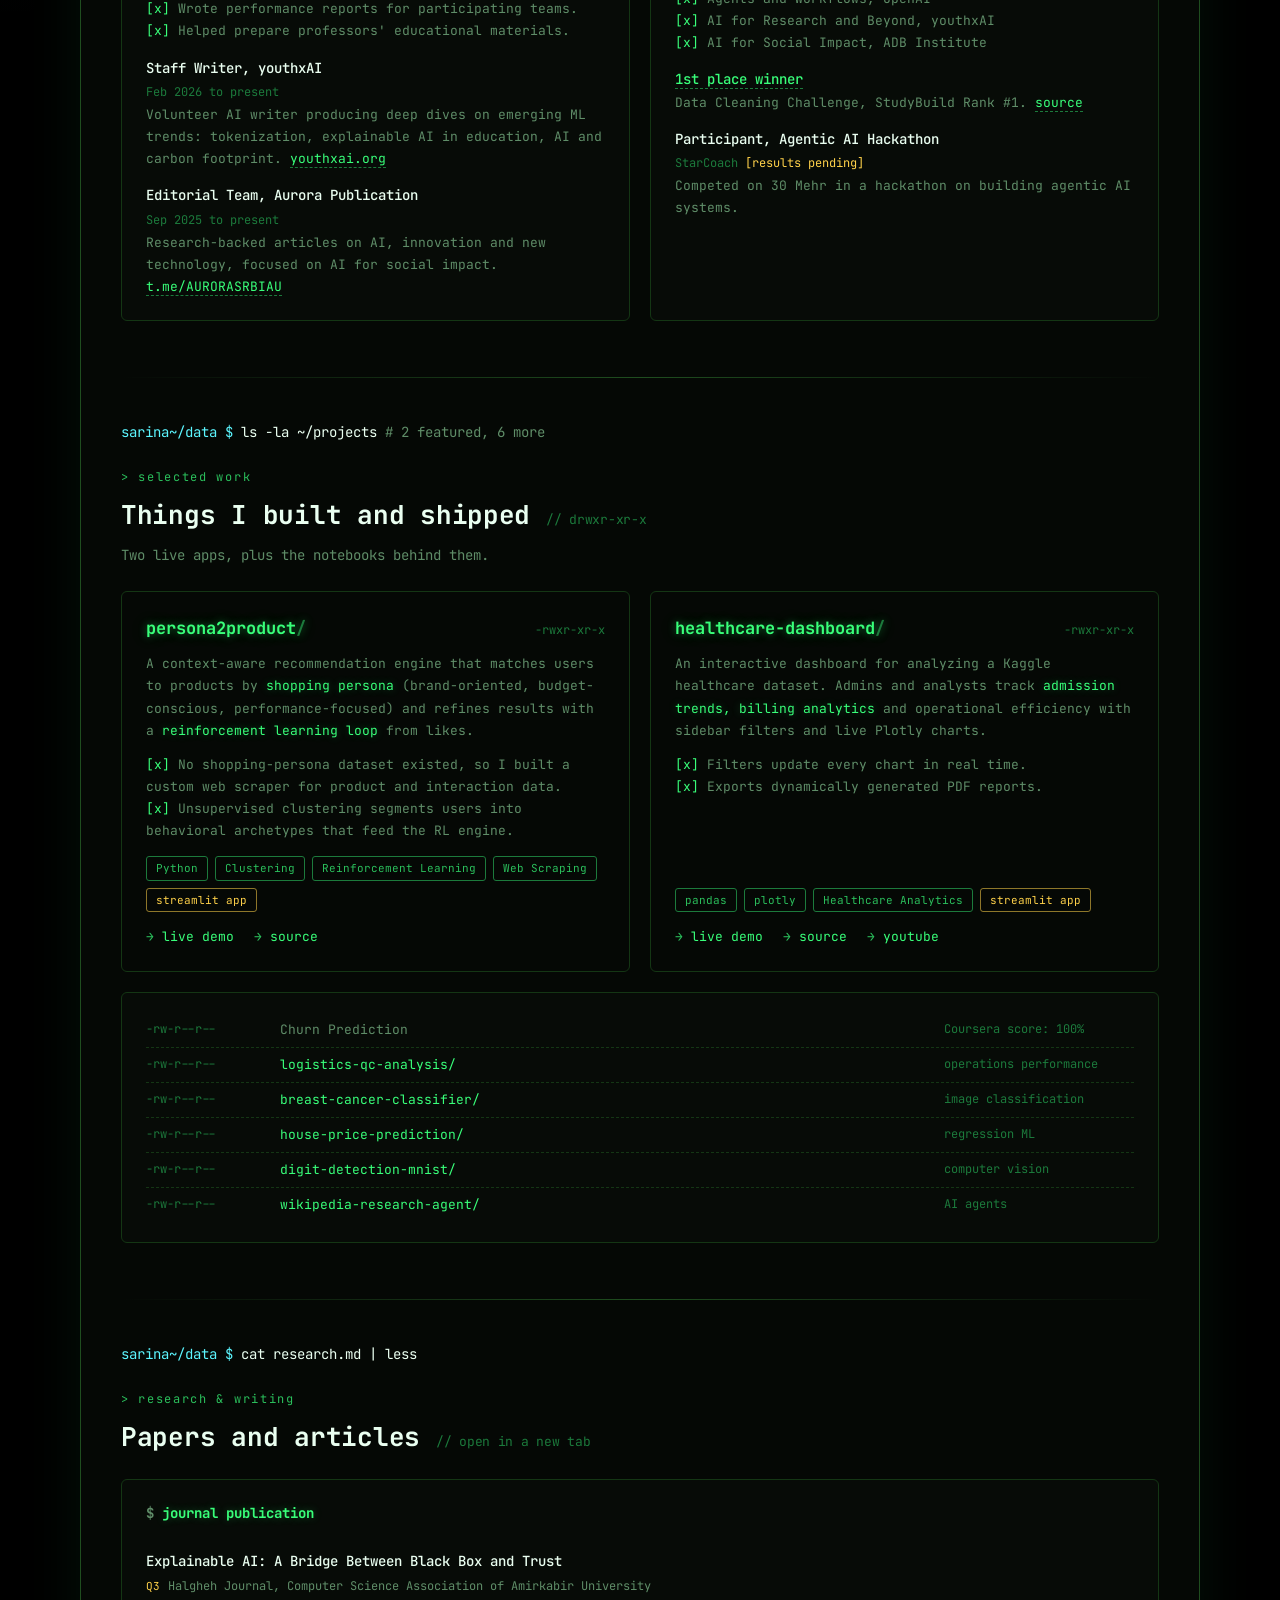
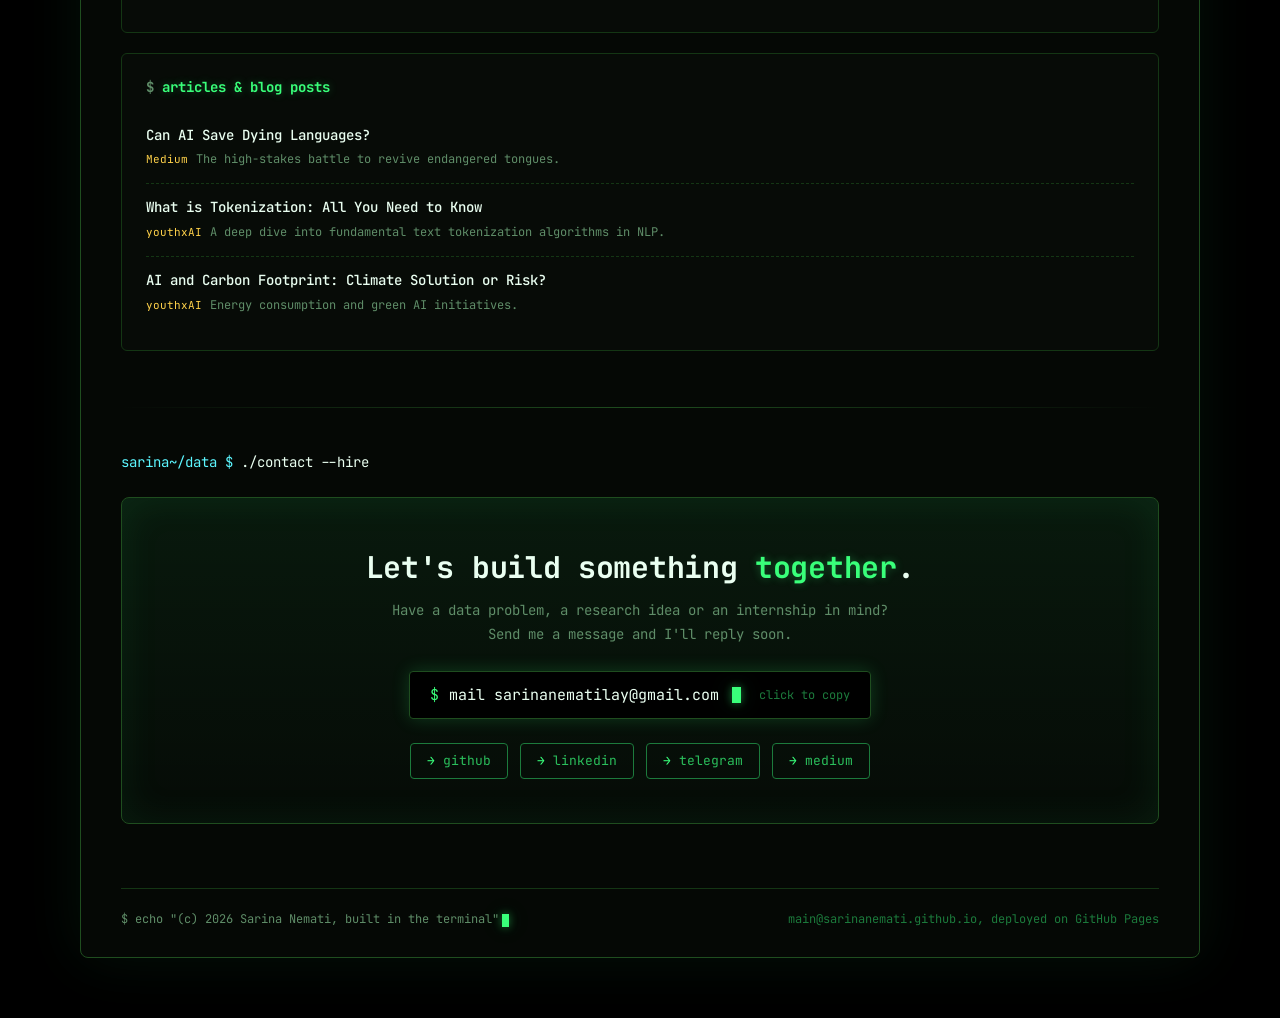
<file: index (3).html>
<!DOCTYPE html>
<html lang="en">
<head>
<meta charset="utf-8">
<meta name="viewport" content="width=device-width, initial-scale=1">
<title>Sarina Nemati | Data Science Portfolio</title>
<meta name="description" content="Data science portfolio of Sarina Nemati: interpretable and scalable machine learning, XAI, and AI writing.">
<link rel="preconnect" href="https://fonts.googleapis.com">
<link rel="preconnect" href="https://fonts.gstatic.com" crossorigin>
<link href="https://fonts.googleapis.com/css2?family=IBM+Plex+Mono:wght@400;500&family=JetBrains+Mono:wght@400;500;700;800&display=swap" rel="stylesheet">
<style>
:root{
  --bg:#000; --panel:#050805; --lift:#070b07;
  --g:#39ff7a; --g2:#2bbf5c; --g3:#1c7a3c;
  --sage:#5f8d68; --ink:#eafff1; --amber:#ffd24a; --cyan:#5cf6ff;
  --line:#143614; --line2:#1f4d1f;
  --glow:0 0 8px rgba(57,255,122,.45),0 0 24px rgba(57,255,122,.18);
  --mono:"JetBrains Mono","IBM Plex Mono",ui-monospace,Menlo,Consolas,monospace;
}
*{box-sizing:border-box;margin:0;padding:0}
html{scroll-behavior:smooth;scroll-padding-top:24px}
body{
  background:
    radial-gradient(900px 600px at 100% 0%,rgba(57,255,122,.08),transparent 60%),
    radial-gradient(700px 600px at 0% 30%,rgba(57,255,122,.05),transparent 60%),
    var(--bg);
  color:var(--sage);font-family:var(--mono);font-size:14px;line-height:1.7;
  padding:40px 20px 60px;min-height:100vh;
}
::selection{background:rgba(57,255,122,.30);color:var(--ink)}
a{color:inherit;text-decoration:none}
a:focus-visible,button:focus-visible{outline:2px solid var(--g);outline-offset:3px}
.crt{position:fixed;inset:0;pointer-events:none;z-index:999;mix-blend-mode:multiply;opacity:.5;
  background:repeating-linear-gradient(to bottom,transparent 0,transparent 2px,rgba(0,0,0,.16) 3px,transparent 4px);
  box-shadow:inset 0 0 160px rgba(0,0,0,.55)}
.glow{text-shadow:var(--glow)}
.glow-soft{text-shadow:0 0 8px rgba(57,255,122,.3)}
.hl{color:var(--g);text-shadow:0 0 8px rgba(57,255,122,.3)}

/* window */
.win{max-width:1120px;margin:0 auto;background:var(--panel);border:1px solid var(--line2);border-radius:8px;
  box-shadow:0 0 60px rgba(57,255,122,.07),0 0 0 1px #000}
.bar{display:flex;align-items:center;gap:18px;flex-wrap:wrap;padding:12px 18px;background:var(--lift);
  border-bottom:1px solid var(--line);border-radius:8px 8px 0 0}
.dots{display:flex;gap:7px}
.dots i{width:12px;height:12px;border-radius:50%;display:block}
.dots i:nth-child(1){background:#ff5f56}.dots i:nth-child(2){background:#ffbd2e}.dots i:nth-child(3){background:#27c93f}
.path{font-size:13px}.path b{color:var(--ink);font-weight:500}.path span{color:var(--sage)}
.nav{margin-left:auto;display:flex;gap:20px;align-items:center;flex-wrap:wrap}
.nav a{font-size:13px;color:var(--sage);transition:color .15s}
.nav a:hover{color:var(--g);text-shadow:var(--glow)}
.status{display:flex;align-items:center;gap:8px;color:var(--amber);font-size:12px}
.status i{width:8px;height:8px;border-radius:50%;background:var(--amber);box-shadow:0 0 8px var(--amber);animation:blink 1.6s step-end infinite}
@keyframes blink{50%{opacity:0}}
.body{padding:44px 40px 28px}
section{padding:0 0 56px}
section+section{padding-top:44px;border-top:0;background:linear-gradient(90deg,transparent,var(--line2),transparent) top/100% 1px no-repeat}
.cmd{color:var(--ink);margin-bottom:22px;font-size:14px}
.cmd .p{color:var(--cyan)}
.cmd .c{color:var(--sage)}
.cursor{display:inline-block;width:.6em;height:1.05em;background:var(--g);vertical-align:text-bottom;margin-left:3px;
  box-shadow:var(--glow);animation:blink 1.1s step-end infinite}
h2{font-size:26px;font-weight:700;color:var(--ink);letter-spacing:-.01em;margin-bottom:6px}
h2 small{font-size:13px;font-weight:400;color:var(--g3)}
.lbl{color:var(--g2);letter-spacing:.14em;font-size:12px;margin-bottom:6px}

/* hero */
.name{font-size:60px !important;line-height:1.05;font-weight:800;color:var(--ink);letter-spacing:-.03em;
  text-shadow:0 0 10px rgba(57,255,122,.55),0 0 34px rgba(57,255,122,.25);margin:6px 0 18px}
.name .us{color:var(--g)}
.role{color:var(--g);font-size:17px;margin-bottom:14px}
.role::before{content:"> ";color:var(--sage)}
.intro{max-width:640px;margin-bottom:22px}
.checks{display:flex;flex-wrap:wrap;gap:8px 26px;margin-bottom:28px;font-size:13px}
.checks span::before{content:"[x] ";color:var(--g)}
.btns{display:flex;gap:14px;flex-wrap:wrap}
.btn{font-family:var(--mono);font-size:14px;font-weight:700;padding:11px 20px;border-radius:4px;cursor:pointer;
  border:1px solid var(--g);transition:transform .15s,box-shadow .15s,background .15s}
.btn.solid{background:var(--g);color:#001a08;box-shadow:0 0 18px rgba(57,255,122,.45)}
.btn.solid:hover{box-shadow:0 0 28px rgba(57,255,122,.7);transform:translateY(-1px)}
.btn.ghost{background:transparent;color:var(--g);text-shadow:var(--glow)}
.btn.ghost:hover{background:rgba(57,255,122,.08)}

/* neofetch */
.fetch{display:grid;grid-template-columns:230px 1fr;gap:34px;background:var(--lift);border:1px solid var(--line);
  border-radius:6px;padding:26px 28px}
.avatar{color:var(--g);text-shadow:var(--glow);font-size:12px;line-height:1.15;white-space:pre}
.avatar-l{margin-top:12px;color:var(--sage);font-size:12px}
.ttl{color:var(--ink);font-weight:700;margin-bottom:10px}
dl{display:grid;grid-template-columns:90px 1fr;gap:4px 14px}
dt{color:var(--g)}dd{color:var(--sage)}
dd.av{color:var(--amber);text-shadow:0 0 8px rgba(255,210,74,.5)}
.sw{display:flex;gap:6px;margin-top:18px}
.sw i{width:26px;height:12px;border-radius:2px;display:block}

/* about grid */
.cols{display:grid;grid-template-columns:1fr 1fr;gap:20px}
.box{background:var(--lift);border:1px solid var(--line);border-radius:6px;padding:22px 24px}
.box h3{font-size:14px;color:var(--g);font-weight:700;margin-bottom:12px;text-shadow:0 0 8px rgba(57,255,122,.3)}
.box h3::before{content:"$ ";color:var(--sage);text-shadow:none}
.item{margin-bottom:14px}.item:last-child{margin-bottom:0}
.item b{display:block;color:var(--ink);font-weight:500}
.item em{font-style:normal;color:var(--g3);font-size:12px}
.item p{font-size:13px}
.item a{color:var(--g);border-bottom:1px dashed var(--g3)}
.item a:hover{text-shadow:var(--glow)}
.sk{margin-bottom:10px;font-size:13px}
.sk b{display:block;color:var(--ink);font-weight:500}
.sk b::before{content:"[x] ";color:var(--g)}
ul.plain{list-style:none;font-size:13px}
ul.plain li::before{content:"[x] ";color:var(--g)}

/* projects */
.grid{display:grid;grid-template-columns:1fr 1fr;gap:20px;margin-bottom:20px}
.card{background:var(--panel);border:1px solid var(--line);border-radius:6px;padding:22px 24px;display:flex;flex-direction:column;
  transition:transform .18s,box-shadow .18s,border-color .18s}
.card:hover{transform:translateY(-3px);border-color:var(--line2);box-shadow:0 0 28px rgba(57,255,122,.14)}
.ctop{display:flex;justify-content:space-between;align-items:baseline;gap:12px;margin-bottom:10px;flex-wrap:wrap}
.fn{color:var(--g);font-weight:700;font-size:17px;text-shadow:var(--glow)}
.fn s{text-decoration:none;color:var(--g3)}
.perm{color:var(--g3);font-size:12px}
.card p{font-size:13px;margin-bottom:12px}
.card ul{list-style:none;font-size:13px;margin-bottom:14px}
.card ul li::before{content:"[x] ";color:var(--g)}
.tags{display:flex;flex-wrap:wrap;gap:7px;margin:auto 0 14px}
.tag{font-size:11px;padding:2px 9px;border:1px solid var(--g3);border-radius:3px;color:var(--g2)}
.tag.am{color:var(--amber);border-color:rgba(255,210,74,.55)}
.links{display:flex;gap:20px;flex-wrap:wrap;font-size:13px}
.links a{color:var(--g);transition:text-shadow .15s}
.links a::before{content:"\2192  ";color:var(--g2)}
.links a:hover{text-shadow:var(--glow)}
.ls{background:var(--lift);border:1px solid var(--line);border-radius:6px;padding:20px 24px;font-size:13px}
.ls .row{display:grid;grid-template-columns:120px 1fr 190px;gap:14px;padding:6px 0;border-bottom:1px dashed var(--line)}
.ls .row:last-child{border-bottom:0}
.ls .row .perm{white-space:nowrap}
.ls a{color:var(--g)}
.ls a:hover{text-shadow:var(--glow)}
.ls .t{color:var(--sage)}

/* research */
.art{display:block;padding:12px 0;border-bottom:1px dashed var(--line)}
.art:last-child{border-bottom:0}
.art b{color:var(--ink);font-weight:500;display:block}
.art:hover b{color:var(--g);text-shadow:var(--glow)}
.art small{font-size:12px;color:var(--sage)}
.art em{font-style:normal;color:var(--amber);font-size:11px;margin-right:8px}

/* contact */
.cta{text-align:center;background:linear-gradient(180deg,rgba(57,255,122,.07),rgba(57,255,122,.01));
  border:1px solid var(--line2);border-radius:8px;padding:44px 24px;box-shadow:0 0 40px rgba(57,255,122,.08) inset}
.cta h2{font-size:30px}
.cta p{max-width:520px;margin:6px auto 24px}
.cbox{display:inline-flex;align-items:center;gap:10px;background:#000;border:1px solid var(--line2);border-radius:4px;
  padding:13px 20px;color:var(--ink);font-family:var(--mono);font-size:15px;cursor:pointer;box-shadow:0 0 18px rgba(57,255,122,.18);
  transition:box-shadow .15s}
.cbox:hover{box-shadow:0 0 28px rgba(57,255,122,.38)}
.cbox .d{color:var(--g)}
.cbox .hint{color:var(--g3);font-size:12px;margin-left:8px}
.pills{display:flex;justify-content:center;gap:12px;flex-wrap:wrap;margin-top:24px}
.pill{border:1px solid var(--g3);border-radius:4px;padding:6px 16px;color:var(--g2);font-size:13px;transition:all .15s}
.pill::before{content:"\2192  ";color:var(--g)}
.pill:hover{border-color:var(--g);color:var(--g);text-shadow:var(--glow);box-shadow:0 0 14px rgba(57,255,122,.2)}

footer{display:flex;justify-content:space-between;flex-wrap:wrap;gap:10px;margin-top:8px;padding-top:20px;
  border-top:1px solid var(--line);font-size:12px;color:var(--g3)}
footer .e{color:var(--sage)}

@media(max-width:860px){
  body{padding:16px 10px 40px}
  .body{padding:30px 20px 16px}
  .nav{margin-left:0;width:100%;gap:14px}
  .name{font-size:42px !important}
  .fetch,.cols,.grid{grid-template-columns:1fr}
  .fetch{gap:22px}
  .ls .row{grid-template-columns:1fr;gap:2px}
}
@media(prefers-reduced-motion:reduce){
  *{animation:none !important;transition:none !important}
  html{scroll-behavior:auto}
}
</style>
</head>
<body>
<div class="crt" aria-hidden="true"></div>

<main class="win">
  <header class="bar">
    <div class="dots" aria-hidden="true"><i></i><i></i><i></i></div>
    <div class="path"><b>sarina</b><span>@portfolio: ~/data</span></div>
    <nav class="nav" aria-label="Main">
      <a href="#about">~/about</a>
      <a href="#work">~/work</a>
      <a href="#research">~/research</a>
      <a href="#contact">~/contact</a>
      <span class="status"><i></i>open to opportunities</span>
    </nav>
  </header>

  <div class="body">

    <!-- HERO -->
    <section id="top">
      <div class="cmd"><span class="p">sarina~/data $</span> whoami --full</div>
      <h1 class="name">Sarina Nemati<span class="us">_</span></h1>
      <p class="role glow-soft">Data science, interpretable &amp; scalable ML</p>
      <p class="intro">A data science professional who enjoys building <span class="hl">disciplined, interpretable, and scalable</span> machine learning solutions for real-world business problems.</p>
      <div class="checks">
        <span>CS @ Azad University, Science and Research Branch</span>
        <span>1st place, Data Cleaning Challenge</span>
        <span>IRC scientific team, Young Researchers Club</span>
        <span>writes about AI &amp; XAI</span>
      </div>
      <div class="btns">
        <a class="btn solid" href="#work">$ ls ~/projects -&gt;</a>
        <a class="btn ghost" href="#contact">./contact --hire</a>
      </div>
    </section>

    <!-- NEOFETCH -->
    <section id="about">
      <div class="cmd"><span class="p">sarina~/data $</span> neofetch</div>
      <div class="fetch">
        <div>
<pre class="avatar" aria-hidden="true">   ▄▄▄▄▄▄▄▄▄
  █▀▀▀▀▀▀▀▀▀█
 █ ▄▄▄   ▄▄▄ █
 █ ▀▀▀   ▀▀▀ █
 █    ▄▄▄    █
  █  ▀▄▄▄▀  █
   ▀█▄▄▄▄▄█▀
  ▄██▀▀▀▀▀██▄
 ██  ░░░░░  ██</pre>
          <div class="avatar-l">sarina@data</div>
        </div>
        <div>
          <div class="ttl">sarina@portfolio ----------</div>
          <dl>
            <dt>OS</dt><dd>Human (CS student build)</dd>
            <dt>Role</dt><dd>Data science + ML</dd>
            <dt>Edu</dt><dd>BSc Computer Science, Azad University (SRB), since Oct 2024</dd>
            <dt>Shell</dt><dd>Python, SQL, Git</dd>
            <dt>Stack</dt><dd>scikit-learn, pandas, numpy, Streamlit, Plotly</dd>
            <dt>Focus</dt><dd>XAI, RL, AI ethics, healthcare analytics</dd>
            <dt>Writes</dt><dd>youthxAI, Aurora Publication, Medium</dd>
            <dt>Status</dt><dd class="av">open to opportunities</dd>
          </dl>
          <div class="sw" aria-hidden="true">
            <i style="background:#ff5f56"></i><i style="background:#ffbd2e"></i><i style="background:#27c93f"></i><i style="background:#5cf6ff"></i><i style="background:#39ff7a"></i><i style="background:#2bbf5c"></i><i style="background:#1c7a3c"></i><i style="background:#eafff1"></i>
          </div>
        </div>
      </div>

      <div class="cols" style="margin-top:20px">
        <div class="box">
          <h3>cat education.txt</h3>
          <div class="item"><b>Computer Science</b><em>Science and Research Branch of Azad University, Oct 2024 to present</em>
            <p>Machine learning, linear algebra, introduction to data mining, and more.</p></div>
          <div class="item"><b>Mathematics and Physics</b><em>Professor Hessabi Girl's Highschool, 2021 to 2024</em>
            <p>GPA 3.9/4.0 (19.20/20 in the Iranian system). Ranked #1 in the graduating class.</p></div>
        </div>
        <div class="box">
          <h3>cat skills.txt</h3>
          <div class="sk"><b>Languages &amp; app dev</b>Python, Git, SQL, Streamlit, Streamlit Cloud</div>
          <div class="sk"><b>Machine learning</b>Supervised/unsupervised learning, RL, scikit-learn, pandas, numpy</div>
          <div class="sk"><b>Visualization</b>seaborn, matplotlib, plotly</div>
          <div class="sk"><b>AI research</b>AI ethics, XAI (explainable AI)</div>
          <div class="sk"><b>Analytics</b>PowerBI, Excel</div>
        </div>
        <div class="box">
          <h3>cat volunteer.log</h3>
          <div class="item"><b>Scientific Team Member, IRC (Ideation, Research, Creation)</b><em>Young Researchers Club, Science and Research Branch of Azad University</em>
            <ul class="plain" style="margin-top:4px">
              <li>Liaison with professors and event speakers.</li>
              <li>Analyzed workshop survey data.</li>
              <li>Wrote performance reports for participating teams.</li>
              <li>Helped prepare professors' educational materials.</li>
            </ul></div>
          <div class="item"><b>Staff Writer, youthxAI</b><em>Feb 2026 to present</em>
            <p>Volunteer AI writer producing deep dives on emerging ML trends: tokenization, explainable AI in education, AI and carbon footprint. <a href="https://youthxai.org" target="_blank" rel="noopener">youthxai.org</a></p></div>
          <div class="item"><b>Editorial Team, Aurora Publication</b><em>Sep 2025 to present</em>
            <p>Research-backed articles on AI, innovation and new technology, focused on AI for social impact. <a href="https://t.me/AURORASRBIAU" target="_blank" rel="noopener">t.me/AURORASRBIAU</a></p></div>
        </div>
        <div class="box">
          <h3>cat certs.txt &amp;&amp; cat honors.txt</h3>
          <ul class="plain">
            <li>Python for Data Science, IBM</li>
            <li>Global MOOC on Ethics of AI, UNESCO x Coursera</li>
            <li>Data Science Project-Based Learning, Coursera</li>
            <li>Data Science &amp; Analytics, HP LIFE</li>
            <li>Data Cleaning, Kaggle</li>
            <li>SQL (Advanced), HackerRank</li>
            <li>Agents and Workflows, OpenAI</li>
            <li>AI for Research and Beyond, youthxAI</li>
            <li>AI for Social Impact, ADB Institute</li>
          </ul>
          <div class="item" style="margin-top:14px"><b><a href="https://lnkd.in/p/eKiJiJXC" target="_blank" rel="noopener">1st place winner</a></b>
            <p>Data Cleaning Challenge, StudyBuild Rank #1. <a href="https://github.com/sarinanemati/studybuild-challenge-" target="_blank" rel="noopener">source</a></p></div>
          <div class="item"><b>Participant, Agentic AI Hackathon</b><em>StarCoach <span style="color:var(--amber)">[results pending]</span></em>
            <p>Competed on 30 Mehr in a hackathon on building agentic AI systems.</p></div>
        </div>
      </div>
    </section>

    <!-- PROJECTS -->
    <section id="work">
      <div class="cmd"><span class="p">sarina~/data $</span> ls -la ~/projects <span class="c"># 2 featured, 6 more</span></div>
      <div class="lbl">&gt; selected work</div>
      <h2>Things I built and shipped <small>// drwxr-xr-x</small></h2>
      <p style="margin-bottom:24px">Two live apps, plus the notebooks behind them.</p>

      <div class="grid">
        <article class="card">
          <div class="ctop"><span class="fn">persona2product<s>/</s></span><span class="perm">-rwxr-xr-x</span></div>
          <p>A context-aware recommendation engine that matches users to products by <span class="hl">shopping persona</span> (brand-oriented, budget-conscious, performance-focused) and refines results with a <span class="hl">reinforcement learning loop</span> from likes.</p>
          <ul>
            <li>No shopping-persona dataset existed, so I built a custom web scraper for product and interaction data.</li>
            <li>Unsupervised clustering segments users into behavioral archetypes that feed the RL engine.</li>
          </ul>
          <div class="tags"><span class="tag">Python</span><span class="tag">Clustering</span><span class="tag">Reinforcement Learning</span><span class="tag">Web Scraping</span><span class="tag am">streamlit app</span></div>
          <div class="links">
            <a href="https://persona2appuct-ypa6bivgxlz4rh36tnrtbv.streamlit.app/" target="_blank" rel="noopener">live demo</a>
            <a href="https://github.com/sarinanemati/persona2product" target="_blank" rel="noopener">source</a>
          </div>
        </article>

        <article class="card">
          <div class="ctop"><span class="fn">healthcare-dashboard<s>/</s></span><span class="perm">-rwxr-xr-x</span></div>
          <p>An interactive dashboard for analyzing a Kaggle healthcare dataset. Admins and analysts track <span class="hl">admission trends, billing analytics</span> and operational efficiency with sidebar filters and live Plotly charts.</p>
          <ul>
            <li>Filters update every chart in real time.</li>
            <li>Exports dynamically generated PDF reports.</li>
          </ul>
          <div class="tags"><span class="tag">pandas</span><span class="tag">plotly</span><span class="tag">Healthcare Analytics</span><span class="tag am">streamlit app</span></div>
          <div class="links">
            <a href="https://healthcare-dashboard-wf6sjmrhdgdhqfw6q58ay4.streamlit.app/" target="_blank" rel="noopener">live demo</a>
            <a href="https://github.com/sarinanemati/healthcare-dashboard" target="_blank" rel="noopener">source</a>
            <a href="https://youtu.be/zTmW3m6h0xI?si=2dDD7fsEoE3_nj0K" target="_blank" rel="noopener">youtube</a>
          </div>
        </article>
      </div>

      <div class="ls" role="list">
        <div class="row" role="listitem"><span class="perm">-rw-r--r--</span><span class="t">Churn Prediction</span><span class="perm">Coursera score: 100%</span></div>
        <div class="row" role="listitem"><span class="perm">-rw-r--r--</span><a href="https://github.com/sarinanemati/Logistics-QC-Operations-Performance-Analysis" target="_blank" rel="noopener">logistics-qc-analysis/</a><span class="perm">operations performance</span></div>
        <div class="row" role="listitem"><span class="perm">-rw-r--r--</span><a href="https://github.com/sarinanemati/Breast-Cancer-Image-Classifier" target="_blank" rel="noopener">breast-cancer-classifier/</a><span class="perm">image classification</span></div>
        <div class="row" role="listitem"><span class="perm">-rw-r--r--</span><a href="https://github.com/sarinanemati/machine-learning-projects" target="_blank" rel="noopener">house-price-prediction/</a><span class="perm">regression ML</span></div>
        <div class="row" role="listitem"><span class="perm">-rw-r--r--</span><a href="https://github.com/sarinanemati/machine-learning-projects" target="_blank" rel="noopener">digit-detection-mnist/</a><span class="perm">computer vision</span></div>
        <div class="row" role="listitem"><span class="perm">-rw-r--r--</span><a href="https://github.com/sarinanemati/wikipedia-research-agent" target="_blank" rel="noopener">wikipedia-research-agent/</a><span class="perm">AI agents</span></div>
      </div>
    </section>

    <!-- RESEARCH -->
    <section id="research">
      <div class="cmd"><span class="p">sarina~/data $</span> cat research.md | less</div>
      <div class="lbl">&gt; research &amp; writing</div>
      <h2>Papers and articles <small>// open in a new tab</small></h2>
      <div class="box" style="margin-top:20px">
        <h3>journal publication</h3>
        <a class="art" href="https://t.me/halghe_aut" target="_blank" rel="noopener">
          <b>Explainable AI: A Bridge Between Black Box and Trust</b>
          <small><em>Q3</em>Halgheh Journal, Computer Science Association of Amirkabir University</small>
        </a>
      </div>
      <div class="box" style="margin-top:20px">
        <h3>articles &amp; blog posts</h3>
        <a class="art" href="https://medium.com/@sarinanemati/can-ai-save-dying-languages-exploring-the-high-stakes-battle-to-revive-endangered-tongues-16b3b5085ffa" target="_blank" rel="noopener">
          <b>Can AI Save Dying Languages?</b>
          <small><em>Medium</em>The high-stakes battle to revive endangered tongues.</small>
        </a>
        <a class="art" href="https://medium.com/@youthxai/what-is-tokenization-all-you-need-to-know-f7f44af00c7a" target="_blank" rel="noopener">
          <b>What is Tokenization: All You Need to Know</b>
          <small><em>youthxAI</em>A deep dive into fundamental text tokenization algorithms in NLP.</small>
        </a>
        <a class="art" href="https://medium.com/@youthxai/ai-and-carbon-footprint-climate-solution-or-emerging-environmental-risk-f98860d81ea0" target="_blank" rel="noopener">
          <b>AI and Carbon Footprint: Climate Solution or Risk?</b>
          <small><em>youthxAI</em>Energy consumption and green AI initiatives.</small>
        </a>
      </div>
    </section>

    <!-- CONTACT -->
    <section id="contact">
      <div class="cmd"><span class="p">sarina~/data $</span> ./contact --hire</div>
      <div class="cta">
        <h2>Let's build something <span class="hl">together</span>.</h2>
        <p>Have a data problem, a research idea or an internship in mind? Send me a message and I'll reply soon.</p>
        <button class="cbox" id="copy" type="button" aria-label="Copy email address">
          <span class="d">$</span><span>mail sarinanematilay@gmail.com</span><span class="cursor" aria-hidden="true"></span><span class="hint" id="hint">click to copy</span>
        </button>
        <div class="pills">
          <a class="pill" href="https://github.com/sarinanemati" target="_blank" rel="noopener">github</a>
          <a class="pill" href="https://www.linkedin.com/in/sarina-nemati-94b19242a" target="_blank" rel="noopener">linkedin</a>
          <a class="pill" href="https://t.me/sarinantl" target="_blank" rel="noopener">telegram</a>
          <a class="pill" href="https://medium.com/@sarinanemati" target="_blank" rel="noopener">medium</a>
        </div>
      </div>
    </section>

    <footer>
      <div class="e">$ echo "(c) 2026 Sarina Nemati, built in the terminal"<span class="cursor" aria-hidden="true"></span></div>
      <div>main@sarinanemati.github.io, deployed on GitHub Pages</div>
    </footer>
  </div>
</main>

<script>
(function(){
  var b=document.getElementById('copy'),h=document.getElementById('hint'),m='sarinanematilay@gmail.com';
  b.addEventListener('click',function(){
    function ok(){h.textContent='copied!';setTimeout(function(){h.textContent='click to copy'},1800)}
    try{
      if(navigator.clipboard&&navigator.clipboard.writeText){navigator.clipboard.writeText(m).then(ok,function(){location.href='mailto:'+m})}
      else{location.href='mailto:'+m}
    }catch(e){location.href='mailto:'+m}
  });
})();
</script>
</body>
</html>
</file>
